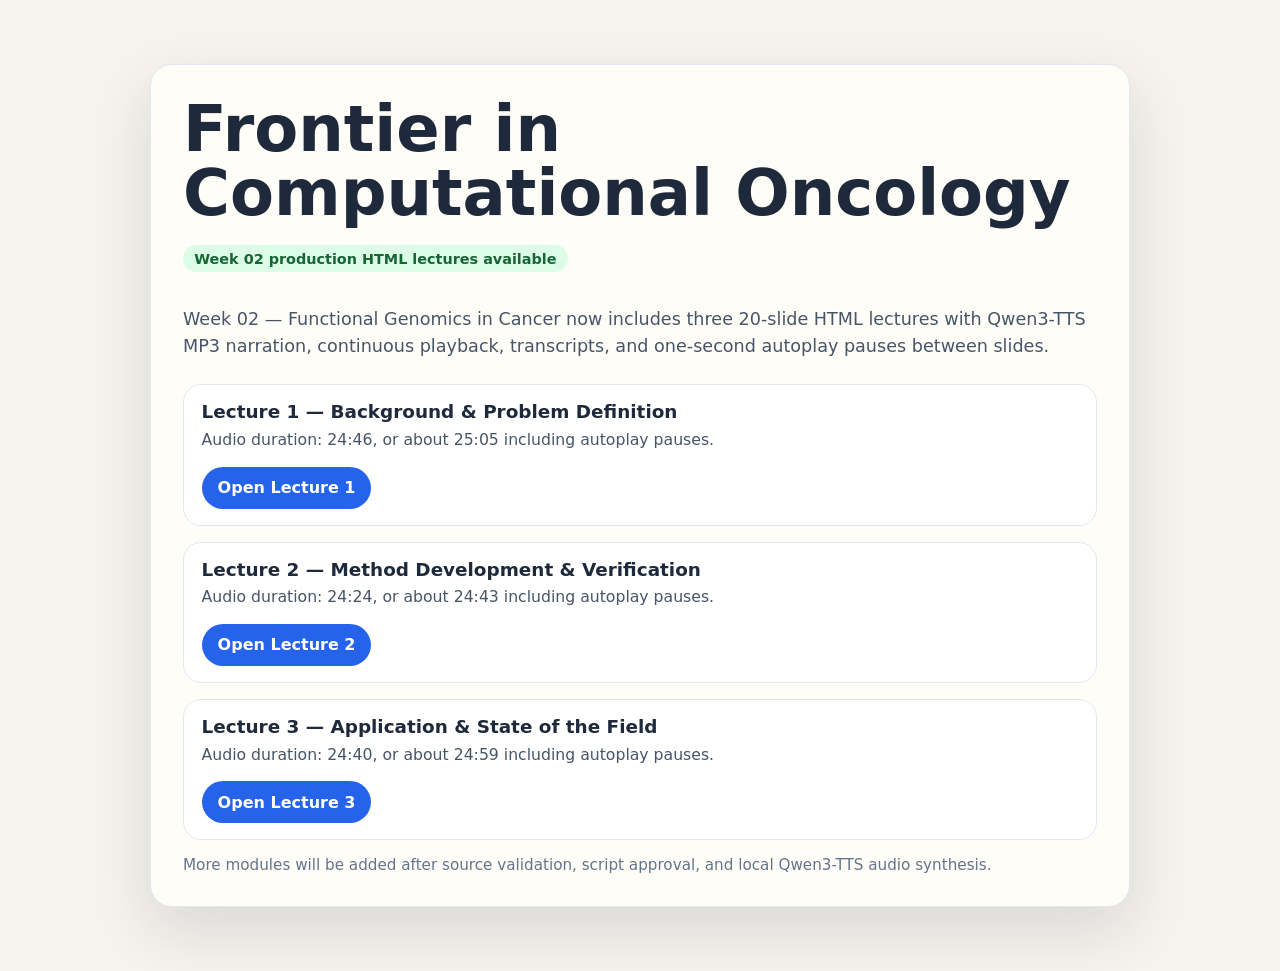
<file: 08-exports/index.html>
<!doctype html>
<html lang="en">
<head>
  <meta charset="utf-8" />
  <meta name="viewport" content="width=device-width, initial-scale=1" />
  <title>Frontier in Computational Oncology — HTML Lectures</title>
  <style>
    body { margin: 0; font-family: system-ui, -apple-system, BlinkMacSystemFont, "Segoe UI", sans-serif; background: #f6f3ee; color: #1e293b; }
    main { max-width: 980px; margin: 0 auto; padding: 4rem 1.5rem; }
    .card { background: #fffdf8; border: 1px solid #e2e8f0; border-radius: 22px; padding: 2rem; box-shadow: 0 24px 60px rgba(15,23,42,.12); }
    h1 { font-size: clamp(2.3rem, 5vw, 4rem); line-height: 1; margin: 0 0 1rem; }
    p { color: #475569; line-height: 1.55; font-size: 1.1rem; }
    .status { display: inline-flex; margin: .25rem 0 1rem; padding: .35rem .7rem; border-radius: 999px; background: #dcfce7; color: #166534; font-weight: 700; font-size: .9rem; }
    .lectures { display: grid; gap: 1rem; margin-top: 1.5rem; }
    .lecture { border: 1px solid #e2e8f0; border-radius: 18px; padding: 1rem 1.1rem; background: #ffffff; }
    .lecture h2 { margin: 0 0 .35rem; font-size: 1.15rem; }
    .lecture p { margin: .25rem 0; font-size: .98rem; }
    a { display: inline-block; margin-top: .65rem; background: #2563eb; color: white; text-decoration: none; font-weight: 700; padding: .72rem 1rem; border-radius: 999px; }
    .note { margin-top: 1rem; font-size: .95rem; color: #64748b; }
  </style>
</head>
<body>
  <main>
    <section class="card">
      <h1>Frontier in Computational Oncology</h1>
      <div class="status">Week 02 production HTML lectures available</div>
      <p>Week 02 — Functional Genomics in Cancer now includes three 20-slide HTML lectures with Qwen3-TTS MP3 narration, continuous playback, transcripts, and one-second autoplay pauses between slides.</p>
      <div class="lectures">
        <div class="lecture">
          <h2>Lecture 1 — Background &amp; Problem Definition</h2>
          <p>Audio duration: 24:46, or about 25:05 including autoplay pauses.</p>
          <a href="week-02-functional-genomics/html/lecture-01/">Open Lecture 1</a>
        </div>
        <div class="lecture">
          <h2>Lecture 2 — Method Development &amp; Verification</h2>
          <p>Audio duration: 24:24, or about 24:43 including autoplay pauses.</p>
          <a href="week-02-functional-genomics/html/lecture-02/">Open Lecture 2</a>
        </div>
        <div class="lecture">
          <h2>Lecture 3 — Application &amp; State of the Field</h2>
          <p>Audio duration: 24:40, or about 24:59 including autoplay pauses.</p>
          <a href="week-02-functional-genomics/html/lecture-03/">Open Lecture 3</a>
        </div>
      </div>
      <div class="note">More modules will be added after source validation, script approval, and local Qwen3-TTS audio synthesis.</div>
    </section>
  </main>
</body>
</html>
</file>
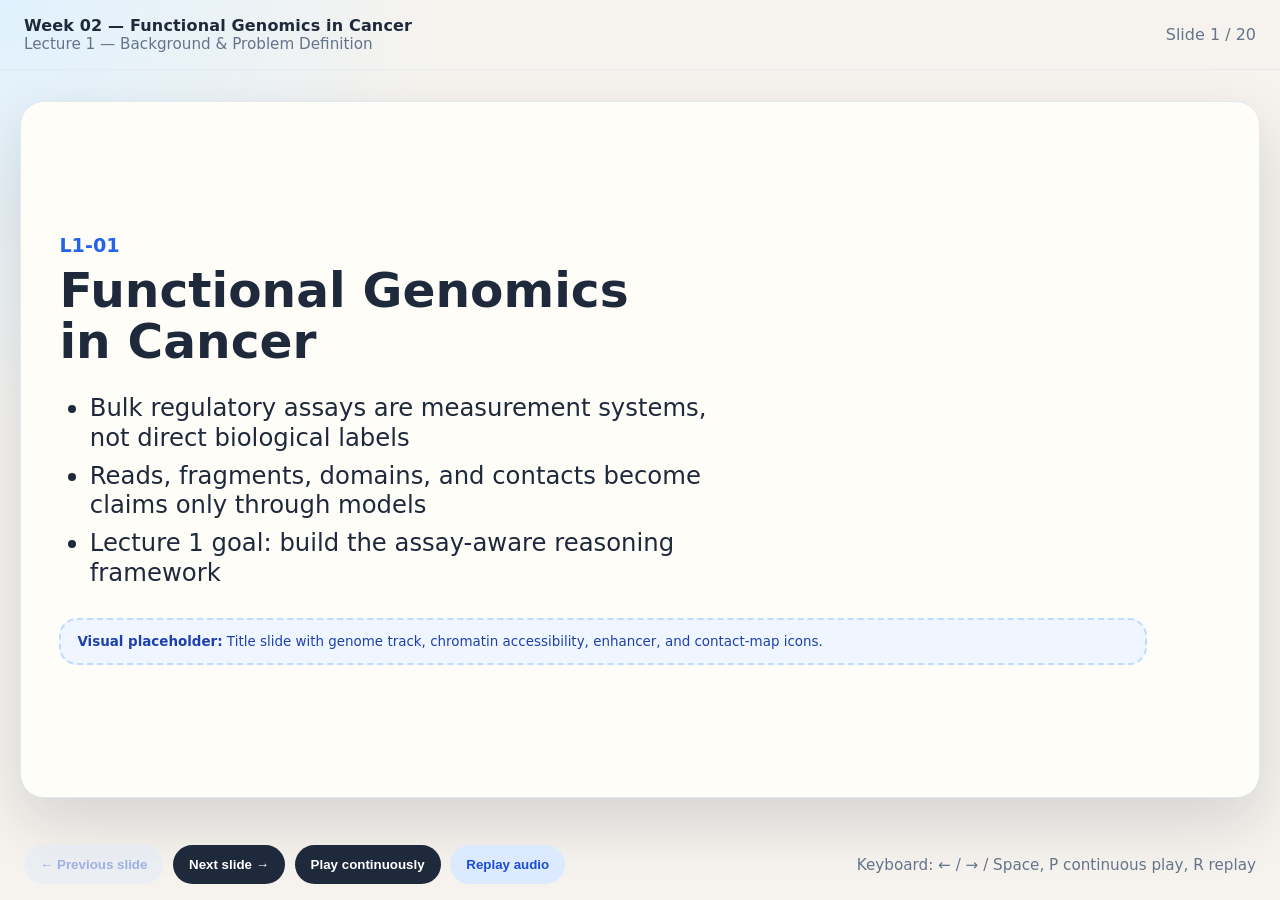
<file: 08-exports/week-02-functional-genomics/html/lecture-01/index.html>
<!doctype html>
<html lang="en">
<head>
  <meta charset="utf-8" />
  <meta name="viewport" content="width=device-width, initial-scale=1" />
  <title>Week 02 — Functional Genomics in Cancer — Lecture 1 — Background & Problem Definition</title>
  <link rel="stylesheet" href="../../../shared/html-player/style.css" />
</head>
<body>
  <div class="app">
    <header>
      <div>
        <div class="brand" data-module></div>
        <div class="meta" data-lecture></div>
      </div>
      <div class="progress" data-progress></div>
    </header>
    <main>
      <section class="slide" data-slide></section>
      <audio data-audio preload="metadata"></audio>
    </main>
    <footer>
      <div class="controls">
        <button class="secondary" data-prev>← Previous slide</button>
        <button data-next>Next slide →</button>
        <button data-play>Play continuously</button>
        <button class="secondary" data-replay>Replay audio</button>
      </div>
      <div class="meta">Keyboard: ← / → / Space, P continuous play, R replay</div>
    </footer>
  </div>
  <script>window.LECTURE_DECK = {"module": "Week 02 — Functional Genomics in Cancer", "lecture": "Lecture 1 — Background & Problem Definition", "sourceSlideText": "04-slides/week-02-functional-genomics/slide-text.md", "sourceScript": "05-scripts/week-02-functional-genomics/lecture-01-script.md", "audioManifest": "06-audio/week-02-functional-genomics/audio-manifest.md", "slides": [{"id": "L1-01", "title": "Functional Genomics in Cancer", "steps": [{"type": "bullet", "text": "Bulk regulatory assays are measurement systems, not direct biological labels"}, {"type": "bullet", "text": "Reads, fragments, domains, and contacts become claims only through models"}, {"type": "bullet", "text": "Lecture 1 goal: build the assay-aware reasoning framework"}], "visual": {"type": "placeholder", "description": "Title slide with genome track, chromatin accessibility, enhancer, and contact-map icons."}, "audio": "assets/audio/week02_lecture01_L1-01.mp3", "transcript": "Today we start Week 2, functional genomics in cancer. The most important message for this lecture is that regulatory genomics assays are measurement systems. They do not directly hand us labels like active enhancer, causal transcription factor, or oncogenic loop. They give us molecular observations: sequencing reads, paired fragments, enriched domains, and contact counts. Everything after that is inference.\n\nThat matters because the same genome browser picture can be over-interpreted very easily. A tall ChIP-seq peak can look convincing, but it may reflect target binding, local background, antibody behavior, copy number, mappability, or a broad chromatin state. An ATAC-seq peak can suggest accessibility, but accessibility is not automatically function. A chromatin contact can suggest proximity, but proximity is not automatically regulation.\n\nSo this lecture is not a software tour. We will mention tools, but the deeper goal is to build habits of interpretation. For every result, ask what was measured, what model transformed the measurement into a call, and what evidence supports the biological claim. Those questions will carry into the method-development lecture and then into the cancer case studies.", "sources": ["Module synthesis"]}, {"id": "L1-02", "title": "Why mutations are not enough", "steps": [{"type": "bullet", "text": "Cancer mechanisms are often regulatory, not coding-only"}, {"type": "bullet", "text": "Lineage state, enhancer activity, TF binding, and 3D context shape tumor behavior"}, {"type": "bullet", "text": "Functional genomics asks when and where the genome is active"}], "visual": {"type": "placeholder", "description": "Mechanism map: mutation list plus regulatory state leading to phenotype."}, "audio": "assets/audio/week02_lecture01_L1-02.mp3", "transcript": "Cancer genomics often begins with mutation calls: point mutations, copy-number changes, structural variants, and fusions. Those are essential. But they are not the full explanation of cancer behavior. Two tumors can share similar coding alterations and still occupy very different cell states. A tumor can change lineage program, immune visibility, enhancer activity, or transcription-factor dependence without acquiring a clean new coding mutation that explains the shift.\n\nFunctional genomics fills that gap by asking when and where the genome is active. Which promoters and enhancers are open? Which transcription factors are bound? Which chromatin domains look active or repressed? Which distal regulatory elements physically contact candidate target genes? These questions connect genotype to regulatory state.\n\nIn cancer, this is not abstract. Pan-cancer ATAC-seq reveals subtype-specific accessibility programs. Prostate tumors can rewire the androgen receptor cistrome. Neuroblastoma can occupy super-enhancer-associated regulatory states. Enhancer hijacking can activate an oncogene without changing its coding sequence. So the mutation list is a starting point, but functional genomics helps explain regulatory mechanism.", "sources": ["S011", "S012", "S016-S019"]}, {"id": "L1-03", "title": "Three questions before software", "steps": [{"type": "bullet", "text": "What is the observed statistical object?"}, {"type": "bullet", "text": "What is signal versus background?"}, {"type": "bullet", "text": "What evidence makes the call reproducible and interpretable?"}], "visual": {"type": "placeholder", "description": "Triangle linking assay object, background model, and evidence standard."}, "audio": "assets/audio/week02_lecture01_L1-03.mp3", "transcript": "Before choosing a tool, I want you to ask three questions. First, what is the observed statistical object? Is it a pileup of ChIP-seq reads, paired-end ATAC fragments, a broad histone-mark domain, a motif-centered cut-site pattern, or a sparse contact matrix? These objects are not interchangeable, and treating them as interchangeable is the beginning of many bad analyses.\n\nSecond, what is signal versus background? A peak is only meaningful relative to an expectation. That expectation may depend on mappability, GC content, open chromatin, local copy number, antibody behavior, transposase bias, enzyme tethering, or genomic distance. A flat background model is often too simple for cancer regulatory data.\n\nThird, how do we know the call is reproducible and biologically interpretable? A tall pileup in one sample is not enough. We need quality control, replicate consistency, calibration, and ideally orthogonal evidence. If you keep these three questions in mind, the rest of this module becomes easier: different methods are different answers to the same interpretive problem.", "sources": ["S001", "S007", "S013-S015"]}, {"id": "L1-04", "title": "Assay chemistry defines the data object", "steps": [{"type": "bullet", "text": "ChIP-seq enriches target-associated fragments"}, {"type": "bullet", "text": "ATAC-seq samples accessible fragments and fragment lengths"}, {"type": "bullet", "text": "CUT assays create tethered low-background signal"}, {"type": "bullet", "text": "Contact assays count pairs of nearby loci"}], "visual": {"type": "placeholder", "description": "Four-panel assay comparison: ChIP-seq, ATAC-seq, CUT&Tag/CUT&RUN, and Hi-C/HiChIP."}, "audio": "assets/audio/week02_lecture01_L1-04.mp3", "transcript": "The first discipline is to let assay chemistry define the computational object. ChIP-seq starts with crosslinked or native chromatin, fragments it, enriches DNA associated with a target protein or histone mark, and produces a one-dimensional enrichment profile. We often summarize that profile as peaks or domains.\n\nATAC-seq is different. Tn5 transposase inserts into accessible DNA, and with paired-end sequencing we observe fragments of different lengths. The short fragments and nucleosome-length fragments carry different information about chromatin structure.\n\nCUT&RUN and CUT&Tag are different again. They tether an enzyme near the target and generate localized cleavage or tagmentation signal, often with lower background and sharper signal geometry than classical ChIP-seq.\n\nContact assays, including Hi-C and HiChIP-like methods, observe pairs of genomic loci that were close in three-dimensional space. Their object is not a peak track but a contact count or contact matrix. The takeaway is simple: assay chemistry determines what random variable we model.", "sources": ["S001", "S004", "S006", "S010"]}, {"id": "L1-05", "title": "Genome tracks can mislead", "steps": [{"type": "bullet", "text": "A browser track is a visualization, not an inference result"}, {"type": "bullet", "text": "Similar-looking tracks can come from different assays and biases"}, {"type": "bullet", "text": "Interpretation requires knowing the assay and expected background"}], "visual": {"type": "placeholder", "description": "Two similar genome-browser tracks annotated as different underlying assay objects."}, "audio": "assets/audio/week02_lecture01_L1-05.mp3", "transcript": "Genome browser tracks are powerful, but they are also dangerous. They make different assays look more similar than they really are. A ChIP-seq track, an ATAC-seq track, a CUT&Tag track, and an input-control track can all appear as hills and valleys over the genome. Visually, they invite the same interpretation: high means important, low means unimportant.\n\nBut the underlying measurements are different. In ChIP-seq, height reflects enriched fragments associated with an antibody target. In ATAC-seq, height reflects transposase-accessible DNA. In CUT assays, signal depends on tethered enzyme activity and cleavage or tagmentation behavior. Some regions show anomalous signal across many assays because of mappability, repeats, or other artifacts.\n\nSo the browser view is not the analysis. It is a useful visualization of data after many assumptions have already entered. When students read a paper, they should ask what assay produced the track, what normalization was applied, what background was expected, and whether the visible pattern survived a formal calling and reproducibility procedure.", "sources": ["S001", "S004", "S006", "S014"]}, {"id": "L1-06", "title": "Enrichment assays ask: enriched over what?", "steps": [{"type": "bullet", "text": "ChIP-seq and CUT assays produce target-centered enrichment signal"}, {"type": "bullet", "text": "Peak calling compares observed signal to an expected background"}, {"type": "bullet", "text": "The biological claim depends on the background model"}], "visual": {"type": "placeholder", "description": "Signal track over local/input background with called enriched region."}, "audio": "assets/audio/week02_lecture01_L1-06.mp3", "transcript": "ChIP-seq and CUT-based assays are enrichment experiments. In ChIP-seq, we enrich DNA fragments associated with a protein or histone mark. In CUT&RUN and CUT&Tag, we localize cleavage or tagmentation near a target. In both cases, the biological story begins with enrichment: more signal here than expected.\n\nBut that phrase, more than expected, is doing most of the work. Expected under what model? A genome-wide background? A local background? An input control? A sparse background appropriate for CUT&RUN? A broad-domain expectation for a histone mark? These choices change which regions are called and how confident we are.\n\nMACS is a classic example because it made local background central for ChIP-seq peak calling. SEACR and GoPeaks illustrate that CUT assays may need different assumptions because their signal and background structure differ. So when we say a peak is significant, we are really saying it is significant under a particular model of enrichment and background.", "sources": ["S001", "S006", "S007"]}, {"id": "L1-07", "title": "Peak shape is biological and statistical", "steps": [{"type": "bullet", "text": "TF binding often creates narrow focal enrichment"}, {"type": "bullet", "text": "Histone marks can form broad domains"}, {"type": "bullet", "text": "The wrong peak-shape model changes the biological story"}], "visual": {"type": "placeholder", "description": "Comparison of narrow TF peak, broad histone domain, and mixed signal track."}, "audio": "assets/audio/week02_lecture01_L1-07.mp3", "transcript": "Not all peaks have the same shape, and shape is both biological and statistical. A transcription factor often produces focal enrichment around binding sites. A histone modification such as H3K27ac may appear around active enhancers and promoters, while marks such as H3K27me3 or H3K36me3 can occupy broader domains. CUT&Tag histone-mark data can also produce patterns that differ from classical ChIP-seq.\n\nThis is why one peak caller is not appropriate for every assay or target. MACS-style reasoning is very effective for many narrow enrichment events. SICER was designed for broader spatial clustering of histone-mark enrichment. GoPeaks was motivated in part by peak calling for CUT&Tag histone modifications.\n\nThe biological consequence is important. If we force a broad regulatory domain into a narrow-peak model, we may fragment the biology. If we use a broad-domain model on focal TF binding, we may blur precise binding events. Method choice encodes a hypothesis about signal shape.", "sources": ["S001", "S003", "S006"]}, {"id": "L1-08", "title": "ATAC-seq is accessibility plus fragment structure", "steps": [{"type": "bullet", "text": "Tn5 inserts into accessible chromatin"}, {"type": "bullet", "text": "Fragment lengths separate nucleosome-free and nucleosomal DNA"}, {"type": "bullet", "text": "Accessibility alone is not proof of regulatory function"}], "visual": {"type": "placeholder", "description": "ATAC fragment-size ladder: short NFR, mononucleosome, dinucleosome fragments."}, "audio": "assets/audio/week02_lecture01_L1-08.mp3", "transcript": "ATAC-seq is often summarized as open chromatin, but computationally it is richer than a simple accessibility track. Tn5 inserts into accessible DNA. With paired-end sequencing, we observe fragment lengths. Very short fragments tend to come from nucleosome-free DNA, while longer fragments reflect mono-nucleosome or di-nucleosome protected DNA.\n\nThat fragment structure matters. HMMRATAC explicitly uses different fragment classes to infer chromatin states from ATAC-seq. It treats the data not as one undifferentiated pileup, but as multiple coverage layers that together describe nucleosome-free and nucleosome-associated regions.\n\nAt the same time, we should be careful with interpretation. Accessibility is a measurement, not a final annotation. An accessible locus may be a promoter, enhancer, insulator, poised element, artifact, or cell-mixture signal. It does not automatically tell us which transcription factor is bound or whether the region is functional. ATAC-seq is powerful because it gives an entry point into regulatory state, but it still requires modeling and evidence integration.", "sources": ["S004", "S005"]}, {"id": "L1-09", "title": "Motifs and footprints are not the same as binding", "steps": [{"type": "bullet", "text": "Motif occurrence means sequence potential"}, {"type": "bullet", "text": "Footprints use cut-site patterns around motifs"}, {"type": "bullet", "text": "Tn5 bias and chromatin context complicate occupancy claims"}], "visual": {"type": "placeholder", "description": "Motif site with ATAC cut-site pattern and bias correction layer."}, "audio": "assets/audio/week02_lecture01_L1-09.mp3", "transcript": "A common temptation in ATAC-seq analysis is to move too quickly from accessibility to transcription-factor binding. We need to separate three ideas. Motif occurrence means the sequence could be recognized by a transcription factor. Footprinting means the cut-site pattern around that motif may show protection or altered accessibility. Actual binding or occupancy is a stronger claim.\n\nThe problem is that Tn5 does not cut uniformly. Sequence bias, local chromatin context, and enzyme behavior shape the cut pattern. A footprinting method therefore has to distinguish a true occupancy-related pattern from technical bias and from generic accessibility.\n\nMethods such as TOBIAS are useful teaching examples because they explicitly model bias-aware ATAC footprinting. But the larger lesson is about language. Motif enriched, footprint detected, and transcription factor bound should not be treated as synonyms. In cancer, where cell states and copy-number changes can be complex, careful language matters even more.", "sources": ["S005"]}, {"id": "L1-10", "title": "Contact assays measure proximity, not causality", "steps": [{"type": "bullet", "text": "Hi-C and HiChIP-like assays observe pairs of loci"}, {"type": "bullet", "text": "Contact frequency is strongly distance-dependent"}, {"type": "bullet", "text": "A significant contact is spatial evidence, not proof of regulation"}], "visual": {"type": "placeholder", "description": "Contact matrix beside distance-decay curve and enhancer-promoter cartoon."}, "audio": "assets/audio/week02_lecture01_L1-10.mp3", "transcript": "Contact assays move us from one-dimensional genome tracks into three-dimensional genome organization. Hi-C, HiChIP, PLAC-seq, and related methods observe pairs of loci that were close enough in the nucleus to be ligated and sequenced. That is extremely valuable because many regulatory elements act over distance.\n\nBut contact data have a dominant background: genomic distance. Loci that are nearby along the linear genome tend to contact more often. Capture design, restriction sites, sequencing depth, mappability, and chromatin state also affect contact counts. So a raw contact count is hard to interpret by itself.\n\nThis is why methods such as FitHiC2 and MAPS use distance-aware or assay-aware models to call significant contacts. Even then, the language should be cautious. A contact provides spatial linkage evidence. It does not prove that the enhancer regulates the gene, or that disrupting the contact would change expression. For causal claims, we need additional evidence.", "sources": ["S010", "S012"]}, {"id": "L1-11", "title": "Cancer genomes make background harder", "steps": [{"type": "bullet", "text": "Copy number and rearrangements alter local signal expectations"}, {"type": "bullet", "text": "Mappability and blacklist regions can mimic enrichment"}, {"type": "bullet", "text": "Tumor purity and cell mixture change apparent regulatory state"}], "visual": {"type": "placeholder", "description": "Cancer genome background cartoon: amplified locus, rearrangement, artifact region, mixed cells."}, "audio": "assets/audio/week02_lecture01_L1-11.mp3", "transcript": "Cancer data make background modeling harder than many textbook examples. Tumors have copy-number gains and losses. Amplified regions can create more reads even when the underlying regulatory activity is not proportionally higher. Structural rearrangements can move regulatory elements into new neighborhoods. Tumor purity and stromal or immune admixture can make a bulk signal look like a tumor-intrinsic state when it is partly a mixture of cells.\n\nThere are also general genomic artifacts. Some regions are difficult to map or repeatedly show anomalous signal in many sequencing assays. The ENCODE blacklist is a practical response to that problem: it identifies regions that can create misleading high signal across experiments.\n\nSo in cancer functional genomics, background is not just a technical nuisance. It is part of the biological and statistical model. If we ignore copy number, mappability, cell mixture, or local genomic context, we can convert artifacts into apparently compelling regulatory stories.", "sources": ["S001", "S014", "S011"]}, {"id": "L1-12", "title": "Controls help, but they are models", "steps": [{"type": "bullet", "text": "Input/control tracks estimate non-target signal"}, {"type": "bullet", "text": "Controls reduce artifacts but introduce assumptions"}, {"type": "bullet", "text": "Different assay families require different control logic"}], "visual": {"type": "placeholder", "description": "Target signal track aligned with input/control and residual enrichment."}, "audio": "assets/audio/week02_lecture01_L1-12.mp3", "transcript": "Controls are essential, but they are not magic. An input control in ChIP-seq estimates non-target signal from fragmentation, sequencing, copy number, mappability, and genomic background. It helps distinguish target-associated enrichment from general genomic bias.\n\nBut a control also has assumptions. Does the input sample match the ChIP sample well? Does it capture the same copy-number landscape? Does it represent local chromatin accessibility or only generic sequencing background? CUT&RUN and CUT&Tag have different background behavior, so the right control strategy may differ. ATAC-seq often does not have a direct input-control equivalent. Contact assays require distance and capture-aware expectations rather than a simple one-dimensional input track.\n\nTherefore, when reading a paper, do not ask only whether a control exists. Ask what the control is supposed to represent, what biases it captures, what biases it misses, and how the method uses it. Control choice is a modeling decision.", "sources": ["S001", "S006", "S007"]}, {"id": "L1-13", "title": "QC is evidence, not paperwork", "steps": [{"type": "bullet", "text": "Library complexity, FRiP, TSS enrichment, and cross-correlation measure data quality"}, {"type": "bullet", "text": "Blacklist filtering removes recurrent artifacts"}, {"type": "bullet", "text": "QC determines whether downstream claims are credible"}], "visual": {"type": "placeholder", "description": "QC gate diagram from raw reads to interpretable regulatory calls."}, "audio": "assets/audio/week02_lecture01_L1-13.mp3", "transcript": "Quality control is often treated as administrative paperwork, but it is actually part of the evidence. If the library has low complexity, then apparent peaks may reflect duplication rather than biology. If ATAC-seq has poor TSS enrichment, then the assay may not be capturing accessible regulatory structure well. If ChIP-seq lacks the expected strand cross-correlation pattern, the protein-binding signal may be weak or noisy.\n\nFRiP, the fraction of reads in peaks, is another useful but context-dependent summary. Blacklist filtering removes regions that repeatedly create artifacts. ENCODE-style pipelines are useful examples not because they are perfect for every context, but because they make QC, provenance, and reproducible processing explicit.\n\nThe practical message is that QC is not separate from interpretation. A regulatory claim built on poor-quality data should be weaker. A result that passes thoughtful QC and remains stable through filtering has a stronger evidentiary foundation.", "sources": ["S002", "S007", "S014"]}, {"id": "L1-14", "title": "Replicates test stability of ranked evidence", "steps": [{"type": "bullet", "text": "Replicates ask whether calls are stable, not just present"}, {"type": "bullet", "text": "IDR-style thinking focuses on rank consistency"}, {"type": "bullet", "text": "A single-sample peak is a candidate, not a durable claim"}], "visual": {"type": "placeholder", "description": "Two replicate ranked peak lists converging into reproducible calls."}, "audio": "assets/audio/week02_lecture01_L1-14.mp3", "transcript": "Replicates are not just a box to check. They test whether the evidence is stable. Two peak lists can overlap, but overlap alone may not capture whether the strongest signals are reproducible. IDR-style thinking, developed for high-throughput experiments and adopted in ENCODE-style workflows, focuses on rank consistency across replicates.\n\nThis is especially important because functional genomics produces many candidate regions. Some are strong, stable, and biologically plausible. Others are marginal, sample-specific, or technical. Replicates help us separate robust signal from fragile signal.\n\nFor students, the language matters. A peak observed in one sample is a candidate. A peak supported by good QC and reproducible rank behavior is stronger. A regulatory element supported across assays, cohorts, and perturbation evidence is stronger still. Reproducibility is therefore not an afterthought. It is one of the steps that turns a readout into a claim.\n\nThink of this as asking whether the experiment can find the same strongest regions twice. If the answer is no, then downstream motif analysis, enhancer annotation, and target-gene linking are all standing on unstable ground.", "sources": ["S013", "S007"]}, {"id": "L1-15", "title": "Significance is not always calibrated", "steps": [{"type": "bullet", "text": "Peak-caller scores depend on model assumptions"}, {"type": "bullet", "text": "Nominal P values can be miscalibrated"}, {"type": "bullet", "text": "Calibration affects how confidently we rank and compare calls"}], "visual": {"type": "placeholder", "description": "Nominal versus calibrated significance curve for peak calls."}, "audio": "assets/audio/week02_lecture01_L1-15.mp3", "transcript": "Even after peak calling, we should be careful with significance. A peak caller reports scores or P values under a model. If the model assumptions are imperfect, those values may not be well calibrated. In other words, a nominal P value may not correspond to the false-positive behavior we think it does.\n\nRECAP is useful here because it directly addresses calibration of ChIP-seq peak-call significance. The broader lesson is not that one recalibration method solves everything. The lesson is that statistical confidence is itself a model output and should be checked when it becomes central to downstream decisions.\n\nThis matters when we rank enhancers, compare samples, prioritize transcription factors, or choose regions for validation. If the scores are poorly calibrated, we may overstate differences or chase the wrong candidates. Calibration is part of the bridge from signal detection to defensible biological interpretation.\n\nThis is also why calibration is a teaching topic, not a technical footnote. In a cancer study, the top-ranked elements often become the candidates for expensive follow-up experiments, so the ranking system itself needs scrutiny.", "sources": ["S015", "S001"]}, {"id": "L1-16", "title": "Annotation combines imperfect evidence layers", "steps": [{"type": "bullet", "text": "Accessibility, histone marks, motifs, contacts, and expression each answer different questions"}, {"type": "bullet", "text": "Candidate enhancer is not the same as validated enhancer"}, {"type": "bullet", "text": "Strong regulatory claims require consistent evidence"}], "visual": {"type": "placeholder", "description": "Evidence stack: accessibility, mark, motif, contact, expression, perturbation."}, "audio": "assets/audio/week02_lecture01_L1-16.mp3", "transcript": "Regulatory annotation is evidence aggregation. No single assay gives the whole answer. Accessibility suggests that DNA is physically available. H3K27ac can support active enhancer or promoter states. Motifs suggest sequence potential. Contacts suggest spatial proximity. Expression links suggest possible target genes. Perturbation evidence can move the claim closer to function.\n\nResources such as ENCODE SCREEN and the candidate cis-regulatory element registry formalize this idea by integrating multiple evidence types. Cistrome resources help reuse public chromatin data for regulatory hypotheses, including cancer contexts.\n\nBut the language must stay careful. Candidate enhancer is different from validated enhancer. Contacted promoter is different from causal target gene. Motif present is different from transcription factor active. Strong claims require multiple consistent evidence layers, and the strongest claims usually require perturbation or independent validation. This careful vocabulary protects us from turning annotation into overstatement.\n\nFor a student reading the literature, this is one of the most important habits: translate confident biological language back into the actual evidence layers that support it, and notice which layer is missing.", "sources": ["S008", "S009", "S010"]}, {"id": "L1-17", "title": "Bulk assays still matter in the single-cell era", "steps": [{"type": "bullet", "text": "Bulk assays support mature QC, deep coverage, and large cohorts"}, {"type": "bullet", "text": "They build public regulatory resources and priors"}, {"type": "bullet", "text": "Single-cell and spatial assays often reuse concepts learned from bulk"}], "visual": {"type": "placeholder", "description": "Bridge diagram from bulk cohorts to single-cell, spatial, and network modules."}, "audio": "assets/audio/week02_lecture01_L1-17.mp3", "transcript": "It is fair to ask why we spend time on bulk functional genomics when single-cell and spatial methods are so exciting. The answer is that bulk assays still matter. They often provide deeper coverage, mature quality-control standards, clearer replicate designs, and large cohort-scale resources. Many public regulatory atlases and priors were built from bulk or bulk-like assays.\n\nBulk data also teach the core concepts that reappear later. Background modeling, fragment interpretation, peak reproducibility, motif support, and contact significance do not disappear in single-cell or spatial assays. They become harder because the data are sparser and the experimental designs more complex.\n\nSo this lecture is foundational. We are not treating bulk assays as old technology. We are using them as the cleanest place to learn assay-aware statistical reasoning. In later weeks, single-cell, spatial, and network modules will build on the same logic with additional layers of complexity.", "sources": ["S007", "S008", "S009", "S011"]}, {"id": "L1-18", "title": "Cancer case studies use the same logic", "steps": [{"type": "bullet", "text": "Pan-cancer ATAC-seq links accessibility to subtype programs"}, {"type": "bullet", "text": "AR cistrome rewiring shows TF binding can change with tumorigenesis"}, {"type": "bullet", "text": "Enhancer hijacking connects structural variation to regulatory activation"}], "visual": {"type": "placeholder", "description": "Three mini-case panels: pan-cancer ATAC, AR cistrome, enhancer hijacking."}, "audio": "assets/audio/week02_lecture01_L1-18.mp3", "transcript": "The same interpretive framework explains many cancer case studies. In pan-cancer ATAC-seq, accessibility profiles across hundreds of tumors reveal regulatory elements, subtype programs, risk-locus activity, and noncoding regulatory states. The key is not just that peaks exist, but that accessibility patterns are processed, compared, and interpreted across tumor contexts.\n\nIn prostate cancer, androgen receptor binding can be extensively reprogrammed during tumorigenesis. That case teaches that transcription-factor binding is not fixed by the genome sequence alone. It depends on chromatin context, cooperating factors, and cancer state.\n\nEnhancer hijacking provides another example. A structural variant can move an oncogene into a new regulatory neighborhood, activating expression without changing the coding sequence. But proving that story requires integrating structural variation, enhancer evidence, gene expression, and often additional validation. The case studies are different, but the reasoning is the same: assay object, background model, reproducibility, and evidence integration.\n\nThese examples also show why this module comes early in the course. Later computational models often start from regulatory features, but those features are only as reliable as the assays and assumptions used to create them.", "sources": ["S011", "S016", "S018", "S019"]}, {"id": "L1-19", "title": "What not to overclaim", "steps": [{"type": "bullet", "text": "Peak ≠ enhancer"}, {"type": "bullet", "text": "Motif ≠ binding"}, {"type": "bullet", "text": "Contact ≠ regulation"}, {"type": "bullet", "text": "Correlation ≠ causal target gene"}], "visual": {"type": "placeholder", "description": "Four caution cards translating common shorthand into careful language."}, "audio": "assets/audio/week02_lecture01_L1-19.mp3", "transcript": "Let’s make the caution explicit. A peak is not automatically an enhancer. It is an enriched or accessible genomic region under a model. A motif is not automatically binding. It is sequence potential, and binding depends on chromatin, factor expression, cofactors, and context. A contact is not automatically regulation. It is spatial proximity evidence. A correlation between accessibility and expression is not automatically a causal target-gene relationship.\n\nThese distinctions can feel pedantic, but they matter. In computational oncology, overclaiming can mislead downstream biology. It can send experimental validation toward the wrong region, identify the wrong target gene, or make a biomarker look stronger than it is.\n\nThe solution is not to avoid interpretation. The solution is to use graded language. Candidate enhancer. Putative target. Spatially linked promoter. Motif-supported regulatory element. Perturbation-validated enhancer. Each phrase tells the reader how strong the evidence is. Good computational biology is careful about that scale of evidence.", "sources": ["S005", "S008", "S010", "S015"]}, {"id": "L1-20", "title": "Lecture 1 synthesis", "steps": [{"type": "bullet", "text": "Define the assay object before choosing a method"}, {"type": "bullet", "text": "Model signal against structured, assay-specific background"}, {"type": "bullet", "text": "Require QC, reproducibility, calibration, and evidence integration"}, {"type": "bullet", "text": "Carry this framework into method development and cancer applications"}], "visual": {"type": "placeholder", "description": "Final framework diagram: assay → model → reproducibility → evidence → claim."}, "audio": "assets/audio/week02_lecture01_L1-20.mp3", "transcript": "The synthesis for Lecture 1 is that functional genomics is assay-aware statistical reasoning. First, define the assay object. Are we modeling enriched fragments, accessible fragments, nucleosome-aware ATAC fragments, broad domains, cut-site patterns, or contact counts?\n\nSecond, model signal against structured background. The genome is not a uniform null distribution. Cancer genomes add copy-number changes, rearrangements, tumor purity, and cell mixture. Different assays add different artifacts.\n\nThird, require quality control and reproducibility before interpretation. Library complexity, TSS enrichment, cross-correlation, FRiP, blacklist filtering, replicate consistency, and calibration determine how much trust we should place in calls.\n\nFinally, interpret regulatory biology through evidence integration. Peaks, motifs, histone marks, accessibility, contacts, expression, and perturbations are pieces of a model. They are not proof by themselves.\n\nIn the next lecture, we will turn this framework into concrete method choices. We will look at families of tools such as MACS, SICER, HMMRATAC, footprinting approaches, CUT peak callers, contact callers, reproducibility analysis, and calibration. The point will not be to memorize tool names, but to see why different assays require different statistical assumptions.", "sources": ["S001-S015"]}], "deliveryTarget": {"targetLectureMinutes": 30, "targetSlideCount": 20, "targetSecondsPerSlide": 90, "currentAudioSeconds": 1789.152, "currentAudioMinutesApprox": "29:49", "note": "Production HTML/audio export generated after transcript review: 20 slides with regenerated MP3 narration at speed 0.75 and 1-second autoplay pause. L1-20 regenerated with MACS pronounced as “max”.", "ttsSpeed": 0.75, "estimatedWithAutoplayPauses": "30:08"}, "interSlidePauseMs": 1000};</script>
  <script src="../../../shared/html-player/player.js"></script>
</body>
</html>
</file>
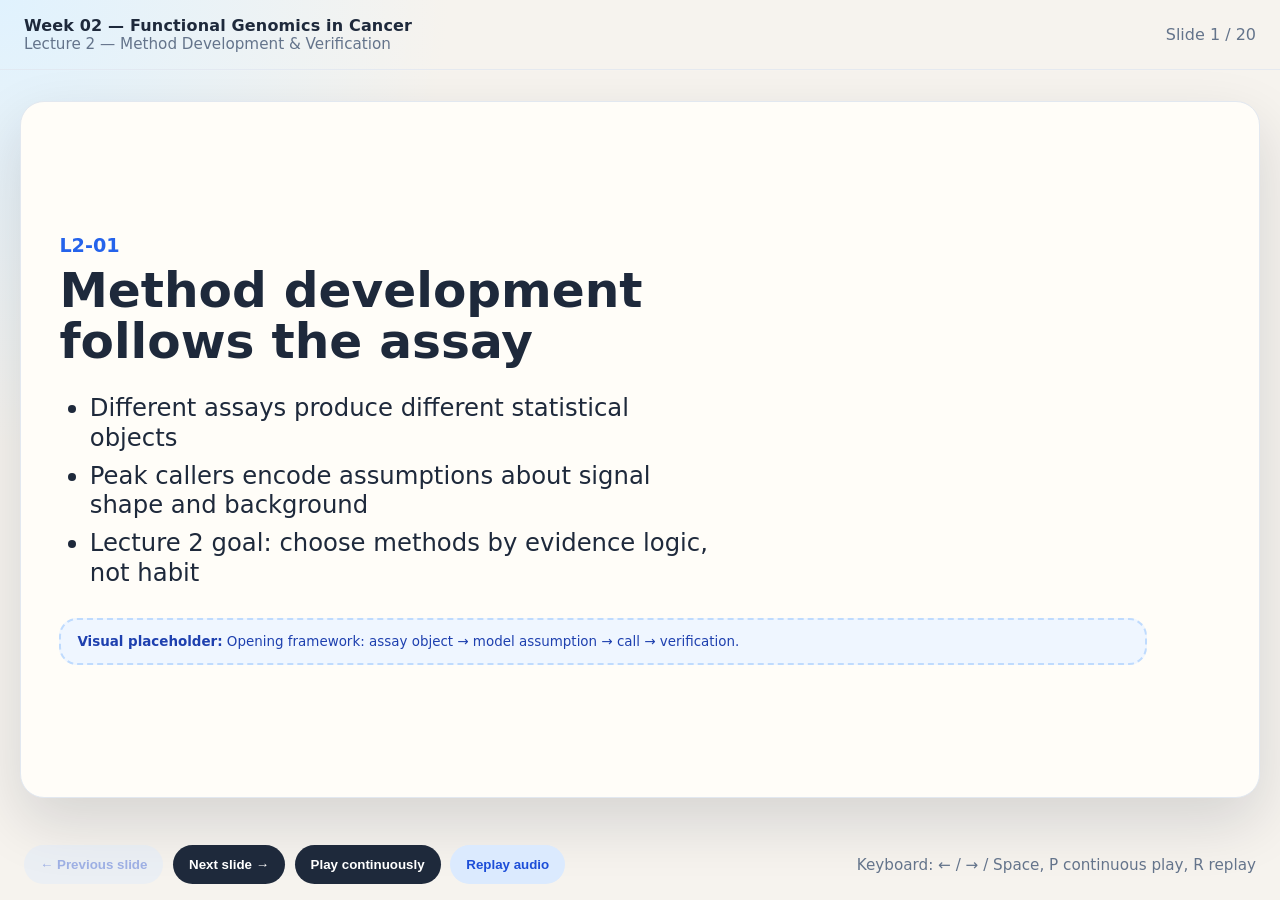
<file: 08-exports/week-02-functional-genomics/html/lecture-02/index.html>
<!doctype html>
<html lang="en">
<head>
  <meta charset="utf-8" />
  <meta name="viewport" content="width=device-width, initial-scale=1" />
  <title>Week 02 — Functional Genomics in Cancer — Lecture 2 — Method Development & Verification</title>
  <link rel="stylesheet" href="../../../shared/html-player/style.css" />
</head>
<body>
  <div class="app">
    <header>
      <div>
        <div class="brand" data-module></div>
        <div class="meta" data-lecture></div>
      </div>
      <div class="progress" data-progress></div>
    </header>
    <main>
      <section class="slide" data-slide></section>
      <audio data-audio preload="metadata"></audio>
    </main>
    <footer>
      <div class="controls">
        <button class="secondary" data-prev>← Previous slide</button>
        <button data-next>Next slide →</button>
        <button data-play>Play continuously</button>
        <button class="secondary" data-replay>Replay audio</button>
      </div>
      <div class="meta">Keyboard: ← / → / Space, P continuous play, R replay</div>
    </footer>
  </div>
  <script>window.LECTURE_DECK = {"module": "Week 02 — Functional Genomics in Cancer", "lecture": "Lecture 2 — Method Development & Verification", "sourceSlideText": "04-slides/week-02-functional-genomics/slide-text.md", "sourceScript": "05-scripts/week-02-functional-genomics/lecture-02-script.md", "audioManifest": "06-audio/week-02-functional-genomics/audio-manifest.md", "slides": [{"id": "L2-01", "title": "Method development follows the assay", "steps": [{"type": "bullet", "text": "Different assays produce different statistical objects"}, {"type": "bullet", "text": "Peak callers encode assumptions about signal shape and background"}, {"type": "bullet", "text": "Lecture 2 goal: choose methods by evidence logic, not habit"}], "visual": {"type": "placeholder", "description": "Opening framework: assay object → model assumption → call → verification."}, "audio": "assets/audio/week02_lecture02_L2-01.mp3", "transcript": "Lecture 1 ended with a framework: functional genomics assays are measurement systems, and every biological claim depends on the model between the measurement and the interpretation. Lecture 2 turns that framework into method development and verification.\n\nThe core idea is that tools are not interchangeable labels. A narrow ChIP-seq peak caller, a broad-domain histone-mark caller, an ATAC-seq state model, a CUT&RUN sparse-enrichment method, a footprinting method, and a chromatin-contact caller are built for different statistical objects. They make different assumptions about signal shape, background, replicate behavior, and score interpretation.\n\nSo today we will not memorize software names as a shopping list. We will ask why each method exists. What problem was it trying to solve? What signal geometry does it assume? What background does it protect against? What quality-control or reproducibility evidence makes the result credible?\n\nBy the end, students should be able to look at a regulatory genomics paper and explain not just what tool was used, but whether the tool’s assumptions match the assay and the biological question.", "sources": ["Module synthesis", "S001-S007"]}, {"id": "L2-02", "title": "Four modeling questions", "steps": [{"type": "bullet", "text": "What signal shape is expected?"}, {"type": "bullet", "text": "What background should be subtracted or modeled?"}, {"type": "bullet", "text": "How are scores calibrated and ranked?"}, {"type": "bullet", "text": "What verification turns a call into usable evidence?"}], "visual": {"type": "placeholder", "description": "Four-question checklist surrounding a candidate regulatory region."}, "audio": "assets/audio/week02_lecture02_L2-02.mp3", "transcript": "Before we discuss individual methods, it helps to have a checklist. The first question is signal shape. Are we looking for a focal binding event, a broad histone-modification domain, a nucleosome-free ATAC state, a motif-centered footprint, or a contact between two loci? The wrong shape assumption can either fragment true domains or blur precise binding events.\n\nThe second question is background. Background may include local sequencing bias, input signal, mappability, copy number, Tn5 sequence preference, sparse CUT&RUN noise, or genomic-distance decay in contact maps. A method is partly defined by what it treats as background.\n\nThe third question is score behavior. A P value, q value, enrichment score, rank, or posterior state is not automatically comparable across assays or tools. Calibration matters.\n\nThe fourth question is verification. Replicates, QC metrics, IDR-style rank consistency, blacklist filtering, orthogonal marks, expression links, or perturbation evidence determine how far we can take the claim. This checklist is the spine of Lecture 2.", "sources": ["S001", "S003", "S013", "S015"]}, {"id": "L2-03", "title": "Narrow TF peaks: why MACS mattered", "steps": [{"type": "bullet", "text": "TF ChIP-seq often creates focal enrichment"}, {"type": "bullet", "text": "MACS models local bias/background and fragment shift"}, {"type": "bullet", "text": "The output is a candidate binding event, not functional proof"}], "visual": {"type": "placeholder", "description": "MACS-style diagram: plus/minus strand reads, shifted fragment pileup, local background."}, "audio": "assets/audio/week02_lecture02_L2-03.mp3", "transcript": "We start with narrow transcription-factor ChIP-seq peaks because they are the cleanest example of signal detection. In a typical TF ChIP-seq experiment, reads accumulate around genomic loci associated with the target factor. The expected signal is focal: a local enrichment over background.\n\nMACS, pronounced max, became influential because it addressed two practical issues. First, reads from the two strands form shifted patterns around the underlying binding event, so the method estimates an empirical fragment shift to improve localization. Second, the genome does not have a flat background. MACS uses local background modeling to protect against regional biases that would otherwise look like enrichment.\n\nThe key teaching point is that a MACS peak is a model-based candidate binding event. It is stronger than a visually tall pileup, but it is not automatically a functional enhancer, a causal regulator, or even proof of direct biological effect. It is a well-defined computational object that needs QC, reproducibility, and contextual interpretation.", "sources": ["S001"]}, {"id": "L2-04", "title": "Local background is a biological safeguard", "steps": [{"type": "bullet", "text": "Global background can miss regional biases"}, {"type": "bullet", "text": "Local background helps control copy number, mappability, and open chromatin context"}, {"type": "bullet", "text": "Cancer data make local expectations especially important"}], "visual": {"type": "placeholder", "description": "Same peak under global background versus local background at amplified/copy-variable locus."}, "audio": "assets/audio/week02_lecture02_L2-04.mp3", "transcript": "Local background modeling is not just a statistical convenience. It is a safeguard against overinterpretation. If we compare every region only to a genome-wide average, then copy-number gains, mappability problems, open chromatin, or regional sequencing artifacts can look like target-specific binding.\n\nMACS-style local background asks a more cautious question: is this locus enriched relative to its local neighborhood and relevant control signal? That logic matters even more in cancer. Tumors often have amplified or deleted regions, rearranged neighborhoods, and uneven genomic representation. A peak in an amplified region may be visually impressive but not necessarily proportionally enriched for the target.\n\nBlacklist regions are a related practical safeguard. Some loci repeatedly produce anomalous signal across many experiments, and excluding them prevents recurrent artifacts from becoming biological claims.\n\nSo when students see a peak caller, they should ask how it handles local expectation. In cancer functional genomics, the null model is not flat. The genome itself has structure, and the tumor genome has even more.", "sources": ["S001", "S014"]}, {"id": "L2-05", "title": "ChIP-seq QC: strand cross-correlation", "steps": [{"type": "bullet", "text": "True protein-binding ChIP-seq creates shifted strand patterns"}, {"type": "bullet", "text": "Cross-correlation summarizes signal structure and fragment length"}, {"type": "bullet", "text": "QC tells us whether peak calls deserve trust"}], "visual": {"type": "placeholder", "description": "Plus/minus strand cross-correlation curve with fragment-length peak and background shoulder."}, "audio": "assets/audio/week02_lecture02_L2-05.mp3", "transcript": "A peak caller can only work well if the experiment contains usable signal. For protein-binding ChIP-seq, strand cross-correlation is a classic QC idea. If immunoprecipitation enriches real protein-associated fragments, reads on opposite strands show a characteristic shift around binding sites. Cross-correlation measures how well those strand-specific patterns align as one strand is shifted relative to the other.\n\nThis gives information about fragment length and signal quality. A strong, well-positioned cross-correlation peak supports the idea that the library contains genuine binding-centered enrichment. A weak or ambiguous pattern raises concern that peak calls may reflect noise, background, or library problems.\n\nThe point is not that one QC metric decides everything. The point is that QC is evidence about whether downstream inference is meaningful. ENCODE-style workflows formalized many of these checks because large-scale regulatory resources need consistency, provenance, and defensible thresholds. Method development therefore includes not only the peak caller, but also the evidence that the peak caller is being applied to an interpretable experiment.", "sources": ["S002", "S007"]}, {"id": "L2-06", "title": "ENCODE-style pipelines as provenance systems", "steps": [{"type": "bullet", "text": "Standardized pipelines record processing choices and QC outputs"}, {"type": "bullet", "text": "FRiP, library complexity, TSS enrichment, and blacklist filtering support interpretation"}, {"type": "bullet", "text": "A pipeline is not a universal best method, but it improves auditability"}], "visual": {"type": "placeholder", "description": "Pipeline provenance ladder: raw data → alignment → filtering → QC → calls → reports."}, "audio": "assets/audio/week02_lecture02_L2-06.mp3", "transcript": "Large regulatory genomics projects taught the field that reproducibility is partly an infrastructure problem. ENCODE-style uniform pipelines are useful examples because they do more than run one tool. They record processing choices, quality metrics, filters, genome versions, intermediate files, and reports.\n\nFor ChIP-seq and ATAC-seq, metrics such as library complexity, fraction of reads in peaks, transcription start site enrichment, alignment quality, duplicate rate, and blacklist overlap help determine whether a result is credible. These metrics do not replace biological judgment, but they prevent invisible processing decisions from becoming hidden sources of variation.\n\nWe should be careful not to say that a consortium pipeline is always the best method for every new assay or cancer setting. That would be too strong. The better claim is that standardized pipelines provide provenance and baseline QC. They make the analysis auditable. When a study departs from the pipeline, students should ask whether the departure is justified by the assay or the biological question.", "sources": ["S007", "S014"]}, {"id": "L2-07", "title": "Broad domains break narrow-peak assumptions", "steps": [{"type": "bullet", "text": "Some histone marks form diffuse enriched regions"}, {"type": "bullet", "text": "Spatial clustering can detect domains rather than focal summits"}, {"type": "bullet", "text": "Method choice changes whether biology appears fragmented or continuous"}], "visual": {"type": "placeholder", "description": "Narrow peak caller splitting broad histone mark versus SICER-style enriched domain."}, "audio": "assets/audio/week02_lecture02_L2-07.mp3", "transcript": "Not all enrichment data look like transcription-factor binding. Some histone modifications occupy broad or diffuse domains. If we force these marks into a narrow-peak model, the caller may split one biologically coherent domain into many small pieces, or miss weaker but spatially consistent enrichment.\n\nSICER was designed around this problem. Instead of focusing only on focal summits, it uses spatial clustering of enriched windows to identify broader histone-modification domains. The important idea is that broad-domain calling changes the unit of interpretation. We are no longer only asking where the tallest point is. We are asking whether neighboring genomic windows collectively support an enriched chromatin domain.\n\nThis is a general method-development lesson. Signal shape is a biological hypothesis. If a mark spreads over a domain, the model should allow domain-level evidence. If a factor binds focally, the model should preserve focal resolution. The caller encodes what kind of regulatory feature we think the assay is measuring.", "sources": ["S003"]}, {"id": "L2-08", "title": "ATAC-seq requires fragment-aware modeling", "steps": [{"type": "bullet", "text": "ATAC reads contain both accessibility and nucleosome-scale information"}, {"type": "bullet", "text": "Short and nucleosomal fragments should not always be pooled blindly"}, {"type": "bullet", "text": "HMMRATAC models fragment classes as chromatin states"}], "visual": {"type": "placeholder", "description": "Three ATAC fragment coverage tracks feeding into hidden chromatin-state path."}, "audio": "assets/audio/week02_lecture02_L2-08.mp3", "transcript": "ATAC-seq is often reduced to an accessibility peak track, but paired-end ATAC data contain fragment-length information. Short fragments are enriched for nucleosome-free accessible DNA. Longer fragments correspond to mono-nucleosome or multi-nucleosome protected DNA. If we pool everything into one coverage track, we lose part of the assay’s structure.\n\nHMMRATAC is a useful example because it treats ATAC-seq as a state-modeling problem. It separates fragment classes and uses a hidden Markov model to infer chromatin states, including nucleosome-free and nucleosome-associated regions. The output is not simply a generic peak list; it reflects assumptions about how fragment classes relate to underlying chromatin architecture.\n\nThe teaching point is broader than one tool. ATAC-specific methods should respect the chemistry of transposition and the information in fragment lengths. Accessibility is not just a pileup height. It is a structured measurement that can support more nuanced inference when the model matches the data.", "sources": ["S004"]}, {"id": "L2-09", "title": "CUT assays change the background problem", "steps": [{"type": "bullet", "text": "CUT&RUN and CUT&Tag create tethered, often low-background signal"}, {"type": "bullet", "text": "Sparse enrichment can make standard ChIP assumptions mismatched"}, {"type": "bullet", "text": "SEACR and GoPeaks illustrate assay-specific caller design"}], "visual": {"type": "placeholder", "description": "CUT&RUN sparse peaks and CUT&Tag histone-mark signal compared with ChIP-seq background."}, "audio": "assets/audio/week02_lecture02_L2-09.mp3", "transcript": "CUT&RUN and CUT&Tag are not just smaller ChIP-seq experiments. Their chemistry is different. An enzyme is tethered near the target, generating cleavage or tagmentation signal close to binding sites or modified nucleosomes. This can produce lower background and sharper localization, but it also changes the statistical structure of the data.\n\nSEACR was developed for sparse, low-background CUT&RUN chromatin profiling. It reflects the idea that a caller designed for classical ChIP-seq background may not be the right tool for a low-background tethered-enzyme assay. GoPeaks provides another example, emphasizing histone-modification peak calling for CUT&Tag data.\n\nThe main lesson is that assay innovation often forces method innovation. When the experimental chemistry changes, the old background model may no longer be appropriate. Students should be suspicious of automatic tool reuse across assay families. The first question should be whether the method’s assumptions match the signal and background produced by the assay.", "sources": ["S006"]}, {"id": "L2-10", "title": "Motif enrichment is sequence evidence", "steps": [{"type": "bullet", "text": "Motif enrichment asks which sequence patterns are overrepresented"}, {"type": "bullet", "text": "It suggests candidate TF families, not direct occupancy"}, {"type": "bullet", "text": "Background sequence choice strongly affects results"}], "visual": {"type": "placeholder", "description": "Peak set → motif enrichment → candidate TF family, with matched background sequence."}, "audio": "assets/audio/week02_lecture02_L2-10.mp3", "transcript": "Motif analysis is one of the most common downstream steps after peak calling. It asks whether particular sequence patterns are enriched in a set of regions compared with a background. If a motif is enriched, we may hypothesize that a transcription factor family contributes to the regulatory program.\n\nBut motif enrichment is sequence evidence, not binding evidence. Many transcription factors share similar motifs. A motif may be present but inaccessible. A factor may not be expressed in the sample. A motif may be enriched because of GC content or because the background set was poorly chosen. Therefore, motif analysis is best treated as a hypothesis generator.\n\nThe background matters. Comparing enhancer-like regions to random genomic sequence can inflate results because regulatory regions differ in composition and mappability. A better background should match relevant properties of the tested regions. Good motif analysis is therefore not just running a database scan. It is designing a fair sequence comparison and using cautious language afterward.", "sources": ["S005"]}, {"id": "L2-11", "title": "Footprinting asks a stronger question", "steps": [{"type": "bullet", "text": "Footprints use cut-site patterns around motifs"}, {"type": "bullet", "text": "Bias correction is essential for ATAC-seq footprinting"}, {"type": "bullet", "text": "Footprint ≠ guaranteed binding; it is occupancy-like evidence"}], "visual": {"type": "placeholder", "description": "Motif-centered ATAC cut profile before and after Tn5 bias correction."}, "audio": "assets/audio/week02_lecture02_L2-11.mp3", "transcript": "Footprinting asks a stronger question than motif enrichment. Instead of asking whether a motif sequence is present, it asks whether the pattern of cuts around that motif is consistent with protein occupancy or protection. In ATAC-seq, that means looking at Tn5 insertion patterns around motif sites.\n\nHowever, Tn5 has sequence bias. Some cut patterns can arise from enzyme preference rather than transcription-factor occupancy. Chromatin context, local accessibility, and sample composition also shape the signal. That is why bias-aware methods such as TOBIAS are important teaching examples. They explicitly attempt to correct for Tn5 bias before interpreting footprint-like patterns.\n\nThe language still needs restraint. A footprint is not the same as a ChIP-seq binding peak, and neither is automatically a causal regulatory effect. Footprinting provides occupancy-like evidence that can strengthen a TF hypothesis when combined with motif enrichment, factor expression, accessibility changes, and ideally perturbation or ChIP/CUT validation.", "sources": ["S005"]}, {"id": "L2-12", "title": "Contact calling needs a distance-aware null", "steps": [{"type": "bullet", "text": "Contact frequency decays with genomic distance"}, {"type": "bullet", "text": "FitHiC2 models statistical confidence for Hi-C contacts"}, {"type": "bullet", "text": "MAPS models PLAC-seq/HiChIP long-range interactions"}], "visual": {"type": "placeholder", "description": "Contact count plotted against distance-decay background with significant outlier interaction."}, "audio": "assets/audio/week02_lecture02_L2-12.mp3", "transcript": "Chromatin-contact data require a different kind of background model. In Hi-C and related assays, loci close together on the linear genome contact more often than loci far apart. That distance decay dominates the raw data. Therefore, a high contact count is not meaningful until we ask whether it is high relative to the expected contact frequency at that distance and under that assay design.\n\nFitHiC2 is a useful example for statistically significant Hi-C contact detection because it explicitly models confidence relative to contact-distance behavior. MAPS is useful for PLAC-seq and HiChIP because those assays enrich for protein-associated or mark-associated interactions and need model-based analysis of long-range contacts.\n\nThe biological interpretation remains cautious. A significant contact suggests spatial linkage. It does not prove that an enhancer controls a gene. The method gives a statistically supported interaction candidate, and the biological claim depends on integration with regulatory marks, expression, and perturbation evidence.", "sources": ["S010"]}, {"id": "L2-13", "title": "Replicates are about ranked stability", "steps": [{"type": "bullet", "text": "Reproducibility is more than overlap between peak lists"}, {"type": "bullet", "text": "IDR-style analysis asks whether ranks are consistent"}, {"type": "bullet", "text": "Stable high-ranking calls are better candidates for interpretation"}], "visual": {"type": "placeholder", "description": "Two replicate ranked lists feeding into reproducible high-confidence calls."}, "audio": "assets/audio/week02_lecture02_L2-13.mp3", "transcript": "Replicates are sometimes summarized as overlap, but overlap alone is not enough. If two experiments share many weak regions but disagree on the strongest signals, the analysis may not be stable. IDR-style thinking focuses on rank consistency: do the strongest calls in one replicate tend to be strong in the other replicate?\n\nThis is important because downstream interpretation usually starts from ranked candidates. We choose top peaks for motif analysis, top enhancers for target-gene linking, or top interactions for validation. If those ranks are not reproducible, the downstream biology becomes fragile.\n\nIDR is not a substitute for good experimental design, and it does not solve every assay type equally. But as a concept, it teaches students to think of reproducibility as stability of evidence, not just presence or absence. A peak that is high-scoring, quality-controlled, and reproducible across replicates deserves more confidence than a peak that appears only once or ranks inconsistently.", "sources": ["S013", "S007"]}, {"id": "L2-14", "title": "Calibration affects prioritization", "steps": [{"type": "bullet", "text": "Peak-caller P values depend on model assumptions"}, {"type": "bullet", "text": "RECAP shows nominal significance can be miscalibrated"}, {"type": "bullet", "text": "Poor calibration can distort top-candidate selection"}], "visual": {"type": "placeholder", "description": "Nominal P values versus calibrated empirical significance; top candidates reshuffled."}, "audio": "assets/audio/week02_lecture02_L2-14.mp3", "transcript": "After calling peaks, we often treat scores as if they are calibrated measures of confidence. That is risky. A P value or q value is only as good as the null model and assumptions behind it. If those assumptions are imperfect, nominal significance may not match empirical false-positive behavior.\n\nRECAP is useful because it directly addresses this issue for ChIP-seq peak calls. It shows that peak-caller significance can be miscalibrated and that resampling-based recalibration can improve null calibration. For teaching, the important point is not that every analysis must use one specific recalibration tool. The important point is that reported significance should not be accepted uncritically.\n\nCalibration affects prioritization. If the top-ranked candidates are selected for expensive perturbation experiments, validation assays, or mechanistic storytelling, then score behavior matters. A poorly calibrated ranking can waste effort and create overconfident claims. Method verification therefore includes asking whether the scores mean what we think they mean.", "sources": ["S015"]}, {"id": "L2-15", "title": "Benchmark design must match the claim", "steps": [{"type": "bullet", "text": "Gold standards are often incomplete or biased"}, {"type": "bullet", "text": "Simulations test assumptions, not full biological truth"}, {"type": "bullet", "text": "Benchmarks should evaluate the decision the method will support"}], "visual": {"type": "placeholder", "description": "Benchmark triangle: simulated truth, orthogonal assays, perturbation-supported examples."}, "audio": "assets/audio/week02_lecture02_L2-15.mp3", "transcript": "Method papers often include benchmarks, but students should ask what the benchmark actually tests. A gold-standard set of regulatory elements may be incomplete, biased toward well-studied loci, or defined using related assays that share assumptions with the method being evaluated. Simulations are useful because they provide known truth, but they only test the assumptions built into the simulation.\n\nThe best benchmark depends on the claim. If a caller claims better narrow TF peak detection, replicate consistency and orthogonal binding evidence may be relevant. If a method claims enhancer-target linking, expression and perturbation support become more important. If a contact caller claims significant loops, distance-aware null behavior and replicate stability are central.\n\nSo benchmark design is not a generic leaderboard. It should match the biological decision the method is supposed to support. A method can perform well on one benchmark and still be poorly suited for a different assay, cancer context, or downstream interpretation task.", "sources": ["S007", "S013", "S015"]}, {"id": "L2-16", "title": "Orthogonal evidence strengthens weak labels", "steps": [{"type": "bullet", "text": "Different assays answer different parts of the regulatory question"}, {"type": "bullet", "text": "Concordant evidence supports annotation; discordance reveals uncertainty"}, {"type": "bullet", "text": "Perturbation is strongest when causal claims are needed"}], "visual": {"type": "placeholder", "description": "Evidence ladder from peak call to orthogonal mark, expression link, contact, perturbation."}, "audio": "assets/audio/week02_lecture02_L2-16.mp3", "transcript": "Regulatory labels are usually assembled from imperfect evidence layers. A ChIP-seq or ATAC-seq peak gives one type of evidence. A histone mark gives another. A motif suggests sequence potential. Expression links suggest a possible target gene. Contact data suggest spatial proximity. Perturbation can test function more directly.\n\nOrthogonal evidence is powerful because each assay has different biases. If an accessible region also has H3K27ac, a relevant motif, reproducible signal, and expression association with a nearby gene, the candidate enhancer interpretation becomes stronger. If the evidence layers disagree, that does not mean the region is uninteresting, but it should reduce confidence or sharpen the hypothesis.\n\nThis is why public resources and integrated annotations are useful, but also why their labels should be read carefully. Candidate regulatory elements are not all equally validated. For causal claims, especially in cancer mechanism studies, perturbation evidence carries special weight. The method pipeline should support that evidence ladder rather than pretending one assay proves everything.", "sources": ["S008", "S009", "S010"]}, {"id": "L2-17", "title": "Cancer-specific verification adds extra checks", "steps": [{"type": "bullet", "text": "Copy number and purity can distort read depth and apparent accessibility"}, {"type": "bullet", "text": "Subtype and cell-mixture effects can masquerade as tumor-intrinsic programs"}, {"type": "bullet", "text": "Verification should consider tumor context, not only assay QC"}], "visual": {"type": "placeholder", "description": "Cancer-specific QC overlay: copy number, purity, subtype, mixture, regulatory call."}, "audio": "assets/audio/week02_lecture02_L2-17.mp3", "transcript": "Cancer functional genomics adds verification problems that are less prominent in simple cell-line examples. Copy-number changes can alter read depth. Tumor purity and immune or stromal admixture can change apparent regulatory states. Subtype composition can create signals that are real at the cohort level but not tumor-intrinsic in the way a mechanistic claim implies.\n\nTherefore, method verification in cancer should include tumor context. Does the signal remain after considering copy number? Is the regulatory state associated with a subtype, lineage, or sample-composition variable? Are problematic regions filtered? Are contact or enhancer calls interpreted in the context of structural variation and local genome organization?\n\nThis does not mean cancer data are unusable. It means the verification standard is higher. A technically valid peak call may still be biologically ambiguous if sample mixture or genomic alteration explains the pattern. Good computational oncology keeps assay QC and cancer biology in the same frame.", "sources": ["S011", "S012", "S014"]}, {"id": "L2-18", "title": "Choosing a method is choosing a claim", "steps": [{"type": "bullet", "text": "Narrow peak, broad domain, footprint, state, and contact calls support different statements"}, {"type": "bullet", "text": "Tool choice should be explained in biological language"}, {"type": "bullet", "text": "The output label should match the evidence strength"}], "visual": {"type": "placeholder", "description": "Method-to-claim map: MACS peak, SICER domain, HMMRATAC state, TOBIAS footprint, FitHiC2 contact."}, "audio": "assets/audio/week02_lecture02_L2-18.mp3", "transcript": "At this point, we can summarize method choice as claim choice. A narrow peak caller supports a statement about focal enrichment. A broad-domain caller supports a statement about spatially extended enrichment. An ATAC state model supports a statement about fragment-informed chromatin state. A footprinting method supports occupancy-like evidence around motifs. A contact caller supports spatial proximity evidence under a distance-aware model.\n\nThose statements are related to regulatory biology, but they are not identical to final biological claims. The tool output should be described in language that matches the evidence. If the result is a MACS peak, call it a candidate binding region or enriched locus, not automatically an enhancer. If the result is a FitHiC2 contact, call it a significant contact, not automatically a causal enhancer-gene interaction.\n\nThis careful mapping from method to claim is one of the most valuable professional habits students can build. It makes papers clearer, presentations more honest, and validation plans more rational.", "sources": ["S001", "S003", "S004", "S005", "S010"]}, {"id": "L2-19", "title": "A practical verification checklist", "steps": [{"type": "bullet", "text": "Assay-object match: does the method fit the data?"}, {"type": "bullet", "text": "QC and filtering: is the experiment interpretable?"}, {"type": "bullet", "text": "Replicates and calibration: are rankings stable and scores meaningful?"}, {"type": "bullet", "text": "Biological integration: what evidence supports the claim?"}], "visual": {"type": "placeholder", "description": "Checklist card for reviewing a functional-genomics method section."}, "audio": "assets/audio/week02_lecture02_L2-19.mp3", "transcript": "Here is the practical checklist I want students to carry into paper reading and project design. First, assay-object match: does the method fit the data object? A broad histone mark, an ATAC fragment-state problem, and a chromatin contact map should not be treated as the same analysis problem.\n\nSecond, QC and filtering: is the experiment interpretable? Look for library complexity, enrichment metrics, TSS enrichment where relevant, cross-correlation where relevant, blacklist filtering, and clear processing provenance.\n\nThird, replicates and calibration: are the rankings stable and the scores meaningful? Replicate consistency, IDR-style reasoning, and calibration checks all determine whether top candidates deserve trust.\n\nFourth, biological integration: what evidence supports the claim? A peak, motif, footprint, domain, or contact should be translated into a graded biological statement, not inflated into a causal conclusion.\n\nThis checklist is intentionally simple. It is meant to slow down overconfident interpretation and make method sections readable as chains of evidence.", "sources": ["S001-S015"]}, {"id": "L2-20", "title": "Lecture 2 synthesis", "steps": [{"type": "bullet", "text": "Methods differ because assay assumptions differ"}, {"type": "bullet", "text": "Verification is part of method development, not an afterthought"}, {"type": "bullet", "text": "Careful claims connect computational calls to cancer biology"}, {"type": "bullet", "text": "Next: applying regulatory resources and case studies"}], "visual": {"type": "placeholder", "description": "Final synthesis: method families feeding into verified regulatory evidence and cancer interpretation."}, "audio": "assets/audio/week02_lecture02_L2-20.mp3", "transcript": "The synthesis for Lecture 2 is that method development in functional genomics is the design of evidence. We choose methods because assays produce different objects: focal ChIP-seq enrichment, broad histone domains, ATAC fragment states, CUT sparse signal, motif-centered cut patterns, and distance-dependent contact counts.\n\nWe verify those methods through QC, filtering, replicate stability, calibration, benchmarks, and orthogonal evidence. These steps are not paperwork. They determine whether a computational call can support a biological statement.\n\nThe cancer setting raises the stakes because regulatory calls can become claims about oncogene activation, subtype identity, therapeutic vulnerability, or enhancer dependence. If the method and verification are weak, the biological story becomes fragile. If the evidence chain is strong, functional genomics can reveal mechanisms that mutation lists alone miss.\n\nIn the next lecture, we will move from methods to applications. We will use public regulatory resources and cancer case studies, including ENCODE and Cistrome resources, pan-cancer ATAC-seq, AR cistrome rewiring, super-enhancer states, enhancer hijacking, and primary-cancer 3D genome maps, to see how these methods become biological insight.", "sources": ["S001-S015"]}], "deliveryTarget": {"targetLectureMinutes": 30, "targetSlideCount": 20, "targetSecondsPerSlide": 90, "audioStatus": "pending Dr. Liu review/confirmation", "note": "Production text/script drafted for Lecture 2. Audio should not be generated until Dr. Liu confirms."}, "interSlidePauseMs": 1000};</script>
  <script src="../../../shared/html-player/player.js"></script>
</body>
</html>
</file>
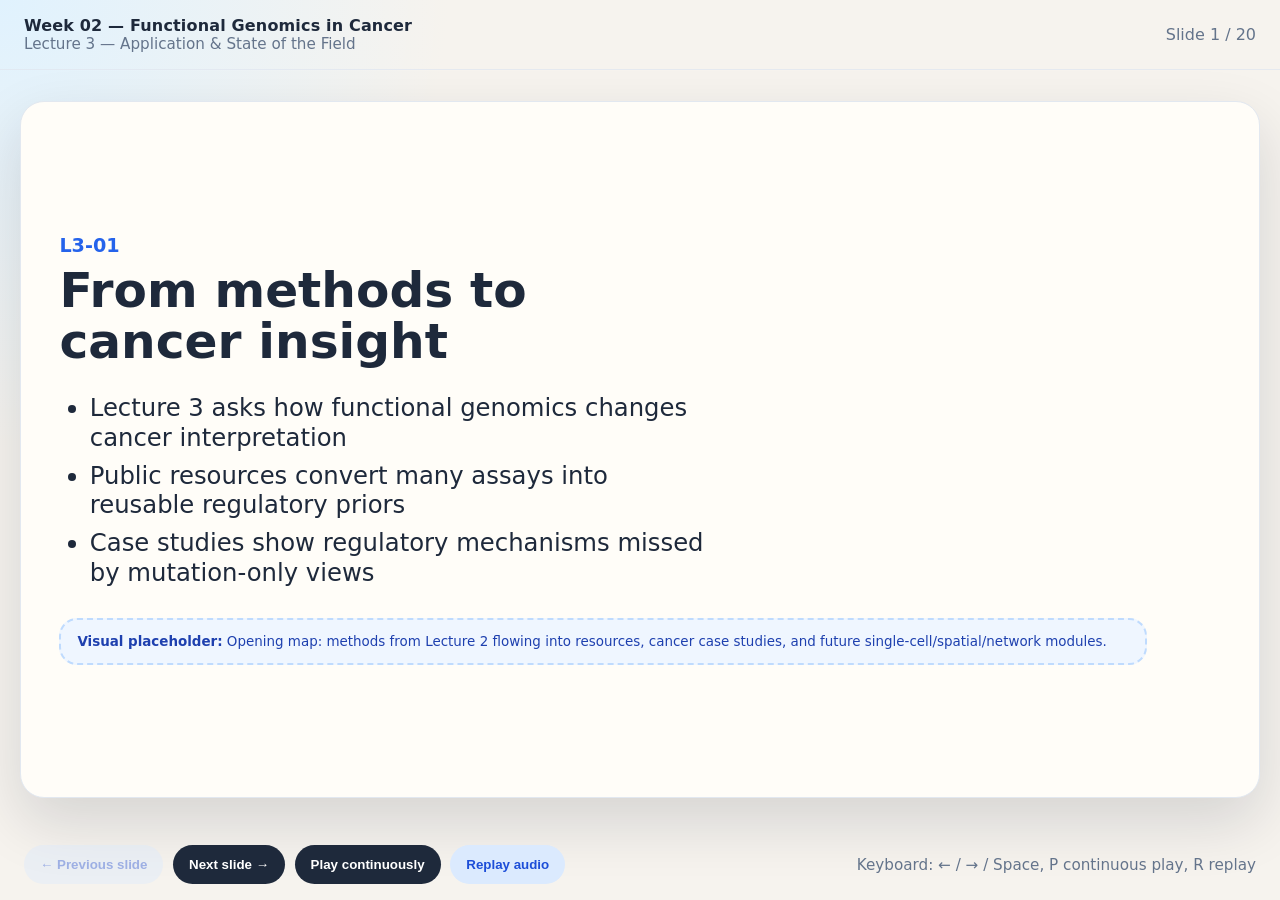
<file: 08-exports/week-02-functional-genomics/html/lecture-03/index.html>
<!doctype html>
<html lang="en">
<head>
  <meta charset="utf-8" />
  <meta name="viewport" content="width=device-width, initial-scale=1" />
  <title>Week 02 — Functional Genomics in Cancer — Lecture 3 — Application & State of the Field</title>
  <link rel="stylesheet" href="../../../shared/html-player/style.css" />
</head>
<body>
  <div class="app">
    <header>
      <div>
        <div class="brand" data-module></div>
        <div class="meta" data-lecture></div>
      </div>
      <div class="progress" data-progress></div>
    </header>
    <main>
      <section class="slide" data-slide></section>
      <audio data-audio preload="metadata"></audio>
    </main>
    <footer>
      <div class="controls">
        <button class="secondary" data-prev>← Previous slide</button>
        <button data-next>Next slide →</button>
        <button data-play>Play continuously</button>
        <button class="secondary" data-replay>Replay audio</button>
      </div>
      <div class="meta">Keyboard: ← / → / Space, P continuous play, R replay</div>
    </footer>
  </div>
  <script>window.LECTURE_DECK = {"module": "Week 02 — Functional Genomics in Cancer", "lecture": "Lecture 3 — Application & State of the Field", "sourceSlideText": "04-slides/week-02-functional-genomics/slide-text.md", "sourceScript": "05-scripts/week-02-functional-genomics/lecture-03-script.md", "audioManifest": "06-audio/week-02-functional-genomics/audio-manifest.md", "slides": [{"id": "L3-01", "title": "From methods to cancer insight", "steps": [{"type": "bullet", "text": "Lecture 3 asks how functional genomics changes cancer interpretation"}, {"type": "bullet", "text": "Public resources convert many assays into reusable regulatory priors"}, {"type": "bullet", "text": "Case studies show regulatory mechanisms missed by mutation-only views"}], "visual": {"type": "placeholder", "description": "Opening map: methods from Lecture 2 flowing into resources, cancer case studies, and future single-cell/spatial/network modules."}, "audio": "assets/audio/week02_lecture03_L3-01.mp3", "sources": ["Module synthesis", "S008-S012", "S016-S019"], "transcript": "In Lecture 1, we defined the problem: functional genomics assays are measurement systems, not direct labels. In Lecture 2, we looked at methods that transform those measurements into peaks, domains, footprints, states, and contacts. Now we use that framework to read cancer biology.\n\nThe central question for this lecture is: what changes when regulatory evidence is applied at scale? Public resources can turn thousands of assays into reusable priors. Cohort-scale cancer projects can reveal subtype-specific regulatory programs. Focused case studies can show transcription-factor rewiring, enhancer activation, enhancer hijacking, and three-dimensional enhancer connectomes.\n\nBut the caution from the first two lectures still applies. A resource annotation is not automatically causal biology. A pan-cancer accessibility peak is not automatically a validated enhancer. A contact is not automatically regulation. Our job is to ask what evidence exists, what claim it supports, and what additional evidence would be needed for a stronger mechanistic statement."}, {"id": "L3-02", "title": "The application checklist", "steps": [{"type": "bullet", "text": "What resource or cohort produced the regulatory evidence?"}, {"type": "bullet", "text": "What assay object and model created the feature?"}, {"type": "bullet", "text": "What cancer claim is justified by the evidence?"}], "visual": {"type": "placeholder", "description": "Three-step checklist card: resource/cohort → assay/model → cancer claim."}, "audio": "assets/audio/week02_lecture03_L3-02.mp3", "sources": ["S008-S012"], "transcript": "For application papers, I want students to use three questions. First, what resource or cohort produced the regulatory evidence? A public atlas, a cancer cohort, a curated database, and a focused experiment each have different strengths and weaknesses.\n\nSecond, what assay object and model created the feature? Was the feature a ChIP-seq peak, an ATAC-seq accessible region, a cCRE label, a super-enhancer cluster, or a HiChIP contact? Each one carries different assumptions from the previous lecture.\n\nThird, what cancer claim is justified by the evidence? Some claims are descriptive: this tumor subtype has a distinct accessibility profile. Some are mechanistic hypotheses: this transcription factor may drive a state. Some are stronger causal claims: perturbing this enhancer changes oncogene expression or phenotype. The language should match the evidence level.\n\nThis checklist is deliberately repetitive. In cancer genomics, it is easy to get impressed by a colorful browser plot or a large cohort heatmap. The checklist slows us down and asks whether the biological claim is actually supported."}, {"id": "L3-03", "title": "Public atlases are reusable priors", "steps": [{"type": "bullet", "text": "ENCODE and related resources organize functional elements across biosamples"}, {"type": "bullet", "text": "cCREs summarize candidate regulatory evidence, not validated causal function"}, {"type": "bullet", "text": "Atlases help interpret new cancer datasets, but context still matters"}], "visual": {"type": "placeholder", "description": "Regulatory atlas schematic: many assays and biosamples feeding a reusable candidate-element registry."}, "audio": "assets/audio/week02_lecture03_L3-03.mp3", "sources": ["S008"], "transcript": "Public regulatory atlases are one of the major achievements of functional genomics. ENCODE and related projects organized many assays across many biosamples so that individual experiments can be interpreted in a broader regulatory context. Instead of treating each new cancer dataset as isolated, we can compare it with known chromatin states, candidate promoters, enhancers, insulators, and other regulatory evidence.\n\nThe key phrase is reusable prior. A public atlas can tell us that a genomic region has evidence of regulatory activity in some biosamples. It can suggest whether a region looks promoter-like, enhancer-like, CTCF-associated, or accessible. That is extremely useful for prioritization and interpretation.\n\nBut a prior is not a final answer. A candidate cis-regulatory element is candidate evidence. It does not mean the element is active in every tumor, regulates the nearest gene, or is required for a phenotype. Public atlases help us ask better questions, but they do not remove the need to inspect cancer-specific data."}, {"id": "L3-04", "title": "SCREEN and cCRE language", "steps": [{"type": "bullet", "text": "SCREEN exposes candidate cis-regulatory elements for search and reuse"}, {"type": "bullet", "text": "Labels reflect evidence combinations such as accessibility and histone marks"}, {"type": "bullet", "text": "The word candidate should stay visible in interpretation"}], "visual": {"type": "placeholder", "description": "Browser-style cCRE card showing accessibility, enhancer-like mark, promoter-like mark, and candidate label."}, "audio": "assets/audio/week02_lecture03_L3-04.mp3", "sources": ["S008"], "transcript": "SCREEN and the candidate cis-regulatory element registry make regulatory annotations searchable and reusable. For teaching, this is a very good example of evidence aggregation. A cCRE label is built from combinations of signals, such as accessibility, promoter-associated marks, enhancer-associated marks, and CTCF-related evidence.\n\nThe benefit is standardization. Instead of every paper inventing a different label for candidate regulatory regions, the registry gives a shared vocabulary. Students can look up a locus and ask what evidence exists in which biosamples.\n\nThe danger is over-reading the label. The word candidate should stay visible. Candidate enhancer-like signature is not the same as perturbation-validated enhancer. A cCRE near a cancer gene is not automatically the causal regulatory element for that gene. The label is an evidence summary, not a replacement for biological validation.\n\nThis is the same evidence-language discipline from Lecture 1. The stronger the claim, the more layers we need: cancer-specific activity, target-gene evidence, contact or expression support, and ideally perturbation."}, {"id": "L3-05", "title": "Cistrome turns public data into hypotheses", "steps": [{"type": "bullet", "text": "Cistrome resources collect and process public chromatin datasets"}, {"type": "bullet", "text": "Cistrome Cancer links regulatory profiles to cancer questions"}, {"type": "bullet", "text": "Reuse is powerful when metadata, QC, and biological context are checked"}], "visual": {"type": "placeholder", "description": "Resource workflow: public ChIP-seq/ATAC-seq/DNase-seq → curated database → cancer hypothesis."}, "audio": "assets/audio/week02_lecture03_L3-05.mp3", "sources": ["S009"], "transcript": "Cistrome resources show another kind of application. Instead of only defining regulatory elements, they organize public chromatin datasets — ChIP-seq, ATAC-seq, DNase-seq, and related assays — so researchers can reuse them for regulatory hypotheses. Cistrome Cancer then connects this regulatory-data reuse more directly to cancer questions.\n\nThis is powerful because many cancer projects do not have the budget or time to profile every transcription factor, histone mark, or cell state from scratch. Public data can suggest which transcription factors may be active, whether a candidate enhancer has supporting evidence in related samples, or whether a regulatory program appears across datasets.\n\nBut reuse is only as good as the metadata and quality control. Was the biosample relevant? Was the antibody specific? Was the assay processed consistently? Does the cancer context match the question? Public data are not magic background knowledge. They are experiments with provenance, bias, and uncertainty.\n\nUsed carefully, Cistrome-style resources turn scattered experiments into hypothesis engines. Used carelessly, they can turn mismatched public tracks into misleading stories."}, {"id": "L3-06", "title": "Resource use is not shortcut biology", "steps": [{"type": "bullet", "text": "Public tracks provide priors, not automatic answers"}, {"type": "bullet", "text": "Biosample match, antibody/assay quality, and processing choices affect interpretation"}, {"type": "bullet", "text": "Good reuse asks whether the prior fits the cancer context"}], "visual": {"type": "placeholder", "description": "Decision tree for using a public regulatory track: match, quality, evidence type, context."}, "audio": "assets/audio/week02_lecture03_L3-06.mp3", "sources": ["S007-S009", "S014"], "transcript": "Public resources are incredibly useful, but they are not shortcut biology. A common mistake is to find a track that supports a preferred story and treat it as confirmation. That is not enough. We need to ask whether the track is from the right cell type, the right disease context, the right assay quality, and the right processing logic.\n\nFor example, an enhancer mark in an unrelated cell line may suggest a region is capable of regulatory activity, but it does not prove activity in a patient tumor. A TF ChIP-seq peak from one model system may suggest a possible binding site, but it does not prove occupancy in another cancer state. A cCRE label may help prioritize a region, but it does not prove target-gene regulation.\n\nThe best use of resources is as context. They help nominate candidates, compare evidence, and design follow-up. They are strongest when combined with cancer-specific data from the study itself.\n\nThis resource discipline will matter in every case study that follows."}, {"id": "L3-07", "title": "Pan-cancer ATAC-seq maps regulatory state", "steps": [{"type": "bullet", "text": "TCGA ATAC-seq profiled chromatin accessibility across primary tumors"}, {"type": "bullet", "text": "Accessibility patterns reveal tumor-type and subtype regulatory programs"}, {"type": "bullet", "text": "Noncoding regulatory features can become cohort-level biological variables"}], "visual": {"type": "placeholder", "description": "Cohort schematic: many tumor samples → ATAC peak matrix → cancer-type/subtype regulatory map."}, "audio": "assets/audio/week02_lecture03_L3-07.mp3", "sources": ["S011"], "transcript": "The TCGA pan-cancer ATAC-seq study is a good example of moving from assay to cancer state. Instead of profiling a single locus or cell line, it measured chromatin accessibility across hundreds of primary tumors from many cancer types. The output is not just a list of peaks. It is a regulatory matrix across samples.\n\nThat matrix lets us ask questions that mutation calls alone cannot answer. Which accessible elements are shared across tumor types? Which are subtype-specific? Which accessibility patterns correspond to lineage programs, immune or stromal signals, or noncoding regulatory activity? Which transcription-factor motifs are associated with particular cancer states?\n\nThis is where ATAC-seq becomes a cohort-level biological variable. Accessibility is still a measurement, and peaks are still candidates. But across many tumors, patterns of accessibility can reveal regulatory structure that is hard to see from coding mutations alone.\n\nThe study also gives students a template: define candidate regulatory elements, compare them across tumor contexts, connect them to motifs and genes cautiously, and interpret the result as regulatory state evidence."}, {"id": "L3-08", "title": "What pan-cancer accessibility adds", "steps": [{"type": "bullet", "text": "Accessibility can highlight active regulatory elements beyond coding mutations"}, {"type": "bullet", "text": "Risk loci and noncoding elements can be linked to tumor regulatory programs"}, {"type": "bullet", "text": "The output is a map of candidate regulatory activity across cancers"}], "visual": {"type": "placeholder", "description": "Three-panel schematic: subtype-specific peak, risk-locus accessibility, candidate enhancer near gene."}, "audio": "assets/audio/week02_lecture03_L3-08.mp3", "sources": ["S011"], "transcript": "Pan-cancer accessibility adds several things. First, it can highlight active regulatory elements in noncoding regions. Many cancer mechanisms involve enhancers, promoters, insulators, and lineage-defining regulatory programs, not only coding mutations.\n\nSecond, accessibility can help interpret risk loci and noncoding associations. If a risk-associated region is accessible in a relevant cancer type or subtype, that gives a plausible regulatory context for follow-up. It still does not prove function, but it makes the hypothesis more concrete.\n\nThird, accessibility can define subtype programs. Tumors with similar mutation profiles may occupy different regulatory states. Conversely, tumors from different tissues may share regulatory programs. This is why cohort-level regulatory maps can change how we think about cancer identity.\n\nThe careful wording is that ATAC-seq maps candidate regulatory activity. It tells us where chromatin is accessible and how that accessibility varies. Turning that into enhancer function, target-gene regulation, or therapeutic vulnerability requires additional layers."}, {"id": "L3-09", "title": "AR cistrome rewiring in prostate cancer", "steps": [{"type": "bullet", "text": "The same transcription factor can bind different sites in tumor versus normal context"}, {"type": "bullet", "text": "AR binding is extensively reprogrammed during prostate tumorigenesis"}, {"type": "bullet", "text": "Cofactors and chromatin context help reshape the regulatory program"}], "visual": {"type": "placeholder", "description": "Normal versus tumor AR binding map with shifted enhancer usage and cofactor icons."}, "audio": "assets/audio/week02_lecture03_L3-09.mp3", "sources": ["S016"], "transcript": "The androgen receptor case in prostate cancer teaches that transcription-factor binding is not fixed by the DNA sequence alone. AR recognizes motifs, but the sites it occupies can change dramatically between normal prostate tissue and tumor contexts. Pomerantz and colleagues showed extensive AR cistrome reprogramming during human prostate tumorigenesis.\n\nThis is a powerful cancer lesson. If we only looked for AR motifs, we would miss the state-specific binding program. The motif may be present in many places, but occupancy depends on chromatin accessibility, cooperating factors, lineage context, and disease state. FOXA1 and HOXB13 are part of the reported reprogramming context in this case.\n\nSo the biological claim is not simply that AR exists or that AR motifs exist. The claim is that the regulatory landscape changes where AR binds, and that this rewiring is connected to prostate tumorigenesis. Functional genomics makes that visible.\n\nThis is also a reminder that TF programs in cancer can change without a simple coding mutation in the transcription factor itself."}, {"id": "L3-10", "title": "The lesson from TF rewiring", "steps": [{"type": "bullet", "text": "TF activity is not determined by motif sequence alone"}, {"type": "bullet", "text": "Cancer state can redirect binding and target genes"}, {"type": "bullet", "text": "Cistrome rewiring turns regulatory data into a mechanism hypothesis"}], "visual": {"type": "placeholder", "description": "Motif availability plus chromatin context plus cofactors leading to tumor-specific TF targets."}, "audio": "assets/audio/week02_lecture03_L3-10.mp3", "sources": ["S005", "S016"], "transcript": "The general lesson is that transcription-factor activity is contextual. Motif sequence is necessary for many binding events, but it is not sufficient. Chromatin accessibility, histone state, pioneer factors, cooperating transcription factors, and cancer lineage state all shape which motifs become occupied.\n\nThis is why cistrome analysis is so useful. A cistrome is the genome-wide binding landscape of a factor. When that landscape changes between normal and cancer states, it can suggest a mechanism for altered gene regulation.\n\nBut again, the claim should be graded. A tumor-specific TF peak suggests altered occupancy. Nearby expression changes suggest possible target genes. Perturbation of the factor, enhancer, or target gene is needed for stronger causal statements.\n\nFor students, the practical habit is to avoid saying “the motif is enriched, therefore the factor drives the program.” A better statement is: motif enrichment and chromatin evidence nominate a TF program; binding and perturbation evidence determine how strong that nomination is."}, {"id": "L3-11", "title": "Super-enhancers as regulatory identity markers", "steps": [{"type": "bullet", "text": "Clusters of enhancer activity can mark core transcriptional circuitry"}, {"type": "bullet", "text": "Neuroblastoma studies revealed super-enhancer-associated cell states"}, {"type": "bullet", "text": "Regulatory identity can explain tumor heterogeneity beyond mutation lists"}], "visual": {"type": "placeholder", "description": "Super-enhancer landscape separating two neuroblastoma regulatory states."}, "audio": "assets/audio/week02_lecture03_L3-11.mp3", "sources": ["S017"], "transcript": "Super-enhancer studies ask a different but related question: where are the strongest clusters of enhancer-associated activity, and what genes or transcriptional circuits do they mark? In neuroblastoma, studies of super-enhancer-associated states helped define regulatory identities and heterogeneity.\n\nThis matters because tumors are not only collections of mutations. They also occupy cell states. In neuroblastoma, regulatory circuitry and enhancer landscapes can distinguish state-like programs that help explain heterogeneity. Those states may be connected to lineage identity, differentiation, and tumor behavior.\n\nFor teaching, the point is not to memorize one super-enhancer definition. The point is that enhancer intensity and clustering can act as a window into regulatory identity. If a cancer cell state depends on a particular transcriptional circuitry, the enhancer landscape can help reveal it.\n\nThis is a strong example of functional genomics as state biology rather than just locus annotation."}, {"id": "L3-12", "title": "Interpreting super-enhancer claims carefully", "steps": [{"type": "bullet", "text": "Super-enhancer calls depend on ranking and stitching choices"}, {"type": "bullet", "text": "A strong enhancer cluster suggests regulatory importance, not automatic dependency"}, {"type": "bullet", "text": "Perturbation or convergent evidence strengthens the claim"}], "visual": {"type": "placeholder", "description": "Ranked enhancer signal curve with cutoff, stitched cluster, and validation evidence ladder."}, "audio": "assets/audio/week02_lecture03_L3-12.mp3", "sources": ["S017", "S015"], "transcript": "Super-enhancer language can become overconfident. These calls often depend on ranking enhancer-associated signals and sometimes stitching nearby enhancers into larger clusters. Choices about ranking, stitching distance, signal type, and cutoff can affect which regions are labeled.\n\nTherefore, a super-enhancer call suggests a strong enhancer-associated regulatory region, but it is not automatically proof of dependency. It is better to treat it as prioritized regulatory evidence. The claim becomes stronger when the region is linked to expression of a relevant gene, conserved across models or tumors, associated with a coherent transcriptional program, or supported by perturbation.\n\nThis is another place where graded language helps. We can say super-enhancer-associated state, candidate dependency, or regulatory circuitry hypothesis. We should reserve stronger causal language for experiments that actually test the dependency.\n\nIn cancer biology, this caution matters because super-enhancer stories can quickly become therapeutic vulnerability stories. That step requires evidence beyond ranking a signal track."}, {"id": "L3-13", "title": "Enhancer hijacking: structural variation meets regulation", "steps": [{"type": "bullet", "text": "Structural variants can reposition enhancers near oncogenes"}, {"type": "bullet", "text": "Medulloblastoma enhancer hijacking activates GFI1-family oncogenes"}, {"type": "bullet", "text": "The mechanism requires integrating SV, enhancer evidence, and expression"}], "visual": {"type": "placeholder", "description": "Before/after genome cartoon: rearrangement moves active enhancer beside oncogene."}, "audio": "assets/audio/week02_lecture03_L3-13.mp3", "sources": ["S018"], "transcript": "Enhancer hijacking is one of the clearest examples of why cancer genomics needs regulatory interpretation. A structural variant can move an enhancer or super-enhancer into a new neighborhood, placing it near an oncogene. The coding sequence of the oncogene may be unchanged, but its regulation changes.\n\nIn medulloblastoma, enhancer hijacking was shown to activate GFI1-family oncogenes. The story requires integration. Structural variation shows that the genome has been rearranged. Regulatory evidence shows that strong enhancer activity exists in the new neighborhood. Expression evidence shows that the oncogene is activated.\n\nThis is not just a peak-calling result. It is a mechanism assembled from multiple evidence layers. The enhancer is important because of where it is, what activity it carries, and what gene expression pattern follows the rearrangement.\n\nEnhancer hijacking is therefore a bridge between cancer genome structure and functional regulatory state."}, {"id": "L3-14", "title": "BCL11B enhancer hijacking in leukemia", "steps": [{"type": "bullet", "text": "Enhancer hijacking can activate oncogenes in lineage-ambiguous leukemia"}, {"type": "bullet", "text": "BCL11B deregulation illustrates allele-specific regulatory activation"}, {"type": "bullet", "text": "This is a regulatory mechanism, not a coding-mutation mechanism"}], "visual": {"type": "placeholder", "description": "Leukemia example schematic: rearranged enhancer neighborhood causing BCL11B activation."}, "audio": "assets/audio/week02_lecture03_L3-14.mp3", "sources": ["S019"], "transcript": "The BCL11B enhancer-hijacking example in lineage-ambiguous leukemia extends the same principle. Here, enhancer hijacking drives oncogenic BCL11B expression through aberrant regulatory activation. The key point is that the oncogenic event is regulatory.\n\nThis is important for computational oncology because a mutation-centric view can miss the mechanism. If the coding region is not the main altered object, we need to inspect genome structure, chromatin activity, allele-specific regulation, and expression. Functional genomics provides the evidence layers that make the mechanism visible.\n\nThis example also reinforces the difference between proximity and regulation. A rearrangement may place elements near each other, but the biological story becomes convincing when regulatory activity and gene expression move together, and stronger still when perturbation or allele-specific evidence supports the model.\n\nSo enhancer hijacking is not just a dramatic genome cartoon. It is an evidence-integration problem."}, {"id": "L3-15", "title": "3D genome maps add enhancer-connectome evidence", "steps": [{"type": "bullet", "text": "H3K27ac HiChIP can connect active enhancers with promoter neighborhoods"}, {"type": "bullet", "text": "Primary-cancer 3D maps reveal static, gained, and rewired enhancer usage"}, {"type": "bullet", "text": "Contacts add linkage evidence, not automatic causal proof"}], "visual": {"type": "placeholder", "description": "Enhancer-connectome diagram: active enhancer loops to promoter across cancer contexts."}, "audio": "assets/audio/week02_lecture03_L3-15.mp3", "sources": ["S012", "S010"], "transcript": "Three-dimensional genome maps add another layer to cancer regulatory interpretation. H3K27ac HiChIP and related assays can profile contacts involving active enhancer-associated chromatin. Recent primary-cancer 3D genome maps use this logic to study enhancer connectomes across tumor samples.\n\nThe value is that enhancer-promoter linkage becomes more direct than nearest-gene annotation. A distal enhancer may contact a promoter that is not the closest gene. A cancer state may gain or rewire enhancer usage at oncogenes. These patterns can suggest regulatory mechanisms that one-dimensional peak tracks alone might miss.\n\nBut the caution from Lecture 1 still applies. A contact is linkage evidence, not automatic causality. The strongest interpretation combines chromatin activity, contact evidence, gene expression, cancer context, and ideally perturbation.\n\nThe application lesson is that 3D data help move from “there is a candidate enhancer” to “this enhancer is spatially linked to this promoter in this cancer context.” That is a stronger statement, but still not final proof by itself."}, {"id": "L3-16", "title": "From peaks to enhancer connectomes", "steps": [{"type": "bullet", "text": "Accessibility and histone marks identify candidate regulatory elements"}, {"type": "bullet", "text": "Contact maps suggest which promoters they may influence"}, {"type": "bullet", "text": "Expression and perturbation decide how strong the target-gene claim can be"}], "visual": {"type": "placeholder", "description": "Evidence chain: peak/mark → contact → expression link → perturbation-supported target."}, "audio": "assets/audio/week02_lecture03_L3-16.mp3", "sources": ["S010", "S012"], "transcript": "A practical evidence chain looks like this. Accessibility or histone marks identify candidate regulatory elements. Motifs or TF binding suggest possible regulators. Contact maps suggest which promoters those elements may physically interact with. Expression data ask whether the candidate target gene changes in the relevant context. Perturbation asks whether disrupting the element, regulator, or contact changes the outcome.\n\nEach layer answers a different question. Peak or mark: where is candidate activity? Motif or binding: which regulatory proteins may be involved? Contact: which promoter is spatially linked? Expression: which genes are associated? Perturbation: what is causal?\n\nThis chain is a useful way to write and critique papers. If a paper claims an enhancer regulates an oncogene, ask which parts of the chain are present and which are inferred. Missing layers do not make the study worthless, but they should weaken the language.\n\nGood computational oncology is often the art of making this evidence chain explicit."}, {"id": "L3-17", "title": "Bulk functional genomics still has limits", "steps": [{"type": "bullet", "text": "Bulk profiles mix tumor, stromal, immune, and lineage states"}, {"type": "bullet", "text": "Rare subclones and spatial niches can be averaged away"}, {"type": "bullet", "text": "Regulatory maps often identify candidates, not complete causal circuits"}], "visual": {"type": "placeholder", "description": "Bulk signal decomposition cartoon showing tumor, immune, stromal, and rare-state contributions."}, "audio": "assets/audio/week02_lecture03_L3-17.mp3", "sources": ["S011", "S012"], "transcript": "Bulk functional genomics remains valuable, but it has limits. A tumor sample can contain cancer cells, stromal cells, immune cells, normal tissue contamination, and multiple tumor subclones. A bulk ATAC-seq or ChIP-seq profile averages across that mixture.\n\nSometimes the average is exactly what we want, especially for cohort-scale signatures. But sometimes it hides the biology. A rare resistant subclone may be diluted. A spatial niche may disappear in the average. An immune-cell signal may be mistaken for tumor-intrinsic regulation. A subtype-associated pattern may reflect sample composition rather than a mechanism inside cancer cells.\n\nThis does not invalidate bulk studies. It tells us how to interpret them. Bulk assays are strong for deep coverage, mature QC, and cohort-scale priors. They are weaker when the question requires cell-state resolution, spatial location, or causal networks inside heterogeneous tissue.\n\nThose limitations set up the next modules in the course."}, {"id": "L3-18", "title": "Natural handoff to single-cell and spatial modules", "steps": [{"type": "bullet", "text": "Single-cell assays separate regulatory programs across cell states"}, {"type": "bullet", "text": "Spatial methods ask where those states and signals occur in tissue"}, {"type": "bullet", "text": "Network models ask how regulatory elements and genes form systems"}], "visual": {"type": "placeholder", "description": "Module bridge: bulk regulatory map → single-cell resolution → spatial context → network/causal model."}, "audio": "assets/audio/week02_lecture03_L3-18.mp3", "sources": ["Module synthesis", "S011", "S012"], "transcript": "The handoff from Week 2 is natural. Single-cell chromatin and transcriptomic assays ask which cell states carry a regulatory program. They help separate tumor cells from immune and stromal cells, and they can reveal rare or transitional states that bulk assays average together.\n\nSpatial methods ask where those states and signals occur in tissue. A regulatory program may matter because it appears at an invasive edge, in a hypoxic niche, near immune cells, or in a treatment-resistant region. Bulk assays usually cannot answer that location question.\n\nNetwork and causal modeling ask how regulatory elements, transcription factors, pathways, and phenotypes connect into systems. Functional genomics provides many of the features and priors for those models, but the models have to represent uncertainty and causality carefully.\n\nSo Week 2 is not isolated. It is the foundation for later modules: understand the assay object, model it carefully, and carry forward evidence with the right strength of language."}, {"id": "L3-19", "title": "A reading checklist for cancer papers", "steps": [{"type": "bullet", "text": "Translate each claim back to the assay evidence"}, {"type": "bullet", "text": "Separate candidate, linked, active, and validated regulatory elements"}, {"type": "bullet", "text": "Ask what would change the authors’ conclusion if removed"}], "visual": {"type": "placeholder", "description": "Paper-reading checklist with graded claim language: candidate, linked, active, validated."}, "audio": "assets/audio/week02_lecture03_L3-19.mp3", "sources": ["S001-S019"], "transcript": "When reading a cancer functional-genomics paper, translate every major claim back to the evidence. If the paper says enhancer, ask whether it means accessible region, H3K27ac peak, cCRE, super-enhancer cluster, contact-linked element, or perturbation-validated enhancer.\n\nSeparate candidate, linked, active, and validated. Candidate means there is some regulatory evidence. Linked means there is spatial, expression, or annotation evidence connecting it to a gene. Active means the assay supports activity in the relevant context. Validated means an experiment tested function.\n\nAlso ask what would change the authors’ conclusion if removed. If the key conclusion depends entirely on nearest-gene assignment, that is weaker than a conclusion supported by contacts and expression. If it depends entirely on motif enrichment, that is weaker than binding or perturbation evidence.\n\nThis checklist is not meant to make students cynical. It is meant to make them precise. Precision is what lets functional genomics become real cancer biology rather than decorative genome tracks."}, {"id": "L3-20", "title": "Week 2 synthesis", "steps": [{"type": "bullet", "text": "Functional genomics turns molecular readouts into regulatory evidence"}, {"type": "bullet", "text": "Cancer applications reveal subtype programs, TF rewiring, enhancer activation, and 3D linkage"}, {"type": "bullet", "text": "Strong interpretation requires assay-aware methods, reproducibility, and graded claims"}, {"type": "bullet", "text": "Next: higher-resolution regulatory biology in later modules"}], "visual": {"type": "placeholder", "description": "Final Week 2 synthesis: assay → method → resource/case study → careful cancer mechanism claim."}, "audio": "assets/audio/week02_lecture03_L3-20.mp3", "sources": ["S001-S019"], "transcript": "The synthesis for Week 2 is that functional genomics turns molecular readouts into regulatory evidence. ChIP-seq, ATAC-seq, CUT assays, and contact assays each measure different objects. Methods transform those objects into peaks, domains, states, footprints, and contacts. Applications use those outputs to interpret cancer regulatory biology.\n\nThe major cancer insights include subtype regulatory programs, transcription-factor cistrome rewiring, super-enhancer-associated identity states, enhancer hijacking, and three-dimensional enhancer linkage. These are mechanisms that mutation lists alone can miss.\n\nBut the evidence language must stay disciplined. A peak is not automatically an enhancer. A motif is not binding. A contact is not regulation. A public annotation is not causal proof. Strong interpretation comes from assay-aware methods, reproducibility, calibration, orthogonal evidence, and graded claims.\n\nThat is the foundation we will carry into the rest of the course. Later modules will add single-cell resolution, spatial tissue context, network modeling, perturbation screens, imaging, clinical informatics, foundation models, and AI agents. The core habit remains the same: know what was measured, know how it was modeled, and say only what the evidence supports."}]};</script>
  <script src="../../../shared/html-player/player.js"></script>
</body>
</html>
</file>
<file: 08-exports/shared/html-player/style.css>
:root {
  color-scheme: light;
  --bg: #f6f3ee;
  --panel: #fffdf8;
  --ink: #1e293b;
  --muted: #64748b;
  --accent: #2563eb;
  --accent-soft: #dbeafe;
  --border: #e2e8f0;
  --shadow: 0 24px 60px rgba(15, 23, 42, 0.14);
}
* { box-sizing: border-box; }
body {
  margin: 0;
  min-height: 100vh;
  font-family: Inter, ui-sans-serif, system-ui, -apple-system, BlinkMacSystemFont, "Segoe UI", sans-serif;
  background: radial-gradient(circle at top left, #e0f2fe 0, transparent 28rem), var(--bg);
  color: var(--ink);
}
.app {
  min-height: 100vh;
  display: grid;
  grid-template-rows: auto 1fr auto;
}
header, footer {
  padding: 1rem 1.5rem;
  display: flex;
  align-items: center;
  justify-content: space-between;
  gap: 1rem;
}
header { border-bottom: 1px solid rgba(226, 232, 240, 0.8); }
.brand { font-weight: 700; letter-spacing: .01em; }
.meta { color: var(--muted); font-size: .95rem; }
main {
  padding: 1.25rem;
  display: grid;
  place-items: center;
}
.slide {
  width: min(calc(100vw - 2.5rem), calc((100vh - 11rem) * 16 / 9));
  aspect-ratio: 16 / 9;
  background: var(--panel);
  border: 1px solid var(--border);
  border-radius: 24px;
  box-shadow: var(--shadow);
  padding: clamp(1.1rem, 3vw, 3.2rem);
  display: flex;
  flex-direction: column;
  justify-content: center;
  overflow: hidden;
  max-height: 100%;
}
.slide-id { color: var(--accent); font-weight: 700; margin-bottom: .5rem; font-size: clamp(1rem, 1.5vw, 1.35rem); }
h1 {
  font-size: clamp(1.8rem, 3.8vw, 4.2rem);
  line-height: 1.04;
  margin: 0 0 1.15rem;
  max-width: 18ch;
}
ul, ol {
  font-size: clamp(1.05rem, 1.9vw, 1.9rem);
  line-height: 1.22;
  padding-left: 1.25em;
  margin: 0;
  max-width: 42ch;
}
li { margin: .52rem 0; }
.step { opacity: 1; transform: none; }
.visual {
  margin-top: 1.4rem;
  border: 2px dashed #bfdbfe;
  background: #eff6ff;
  color: #1e40af;
  border-radius: 18px;
  padding: .85rem 1rem;
  font-size: clamp(.82rem, 1.05vw, 1.05rem);
  max-width: 68rem;
}
.controls { display: flex; gap: .6rem; align-items: center; flex-wrap: wrap; }
button {
  border: 0;
  border-radius: 999px;
  padding: .75rem 1rem;
  background: var(--ink);
  color: white;
  font-weight: 700;
  cursor: pointer;
}
button.secondary { background: var(--accent-soft); color: #1d4ed8; }
button.playing { background: #16a34a; }
button:disabled { opacity: .4; cursor: not-allowed; }
.progress { color: var(--muted); }
audio { display: none; }
@media (max-width: 760px) {
  .app { min-height: 100svh; }
  header, footer {
    align-items: flex-start;
    flex-direction: column;
    padding: .65rem 1rem;
    gap: .45rem;
  }
  header > div:first-child { min-width: 0; }
  .brand,
  header .meta {
    max-width: calc(100vw - 2rem);
    overflow: hidden;
    text-overflow: ellipsis;
    white-space: nowrap;
  }
  .brand { font-size: .95rem; }
  header .meta, .progress { font-size: .85rem; }
  body { overflow-x: hidden; }
  main {
    display: block;
    width: 100%;
    max-width: 100vw;
    padding: .75rem 1rem;
  }
  .slide {
    width: 100%;
    max-width: 100%;
    aspect-ratio: auto;
    min-height: auto;
    border-radius: 18px;
    padding: 1rem;
    justify-content: flex-start;
    overflow: visible;
  }
  .slide > * {
    min-width: 0;
    overflow-wrap: break-word;
  }
  .slide-id {
    font-size: .85rem;
    margin-bottom: .35rem;
  }
  h1 {
    font-size: clamp(1.35rem, 7vw, 1.85rem);
    line-height: 1.08;
    margin-bottom: .8rem;
    max-width: none;
  }
  ul, ol {
    font-size: clamp(.98rem, 4.8vw, 1.2rem);
    line-height: 1.2;
    max-width: none;
  }
  li { margin: .42rem 0; }
  .visual {
    margin-top: .85rem;
    padding: .65rem .75rem;
    font-size: .78rem;
    border-radius: 14px;
  }
  .controls {
    width: 100%;
    max-width: 100%;
    display: grid;
    grid-template-columns: minmax(0, 1fr) minmax(0, 1fr);
    gap: .55rem;
  }
  button {
    width: 100%;
    min-width: 0;
    padding: .72rem .5rem;
    font-size: .86rem;
    white-space: normal;
  }
  footer > .meta { display: none; }
}
</file>
